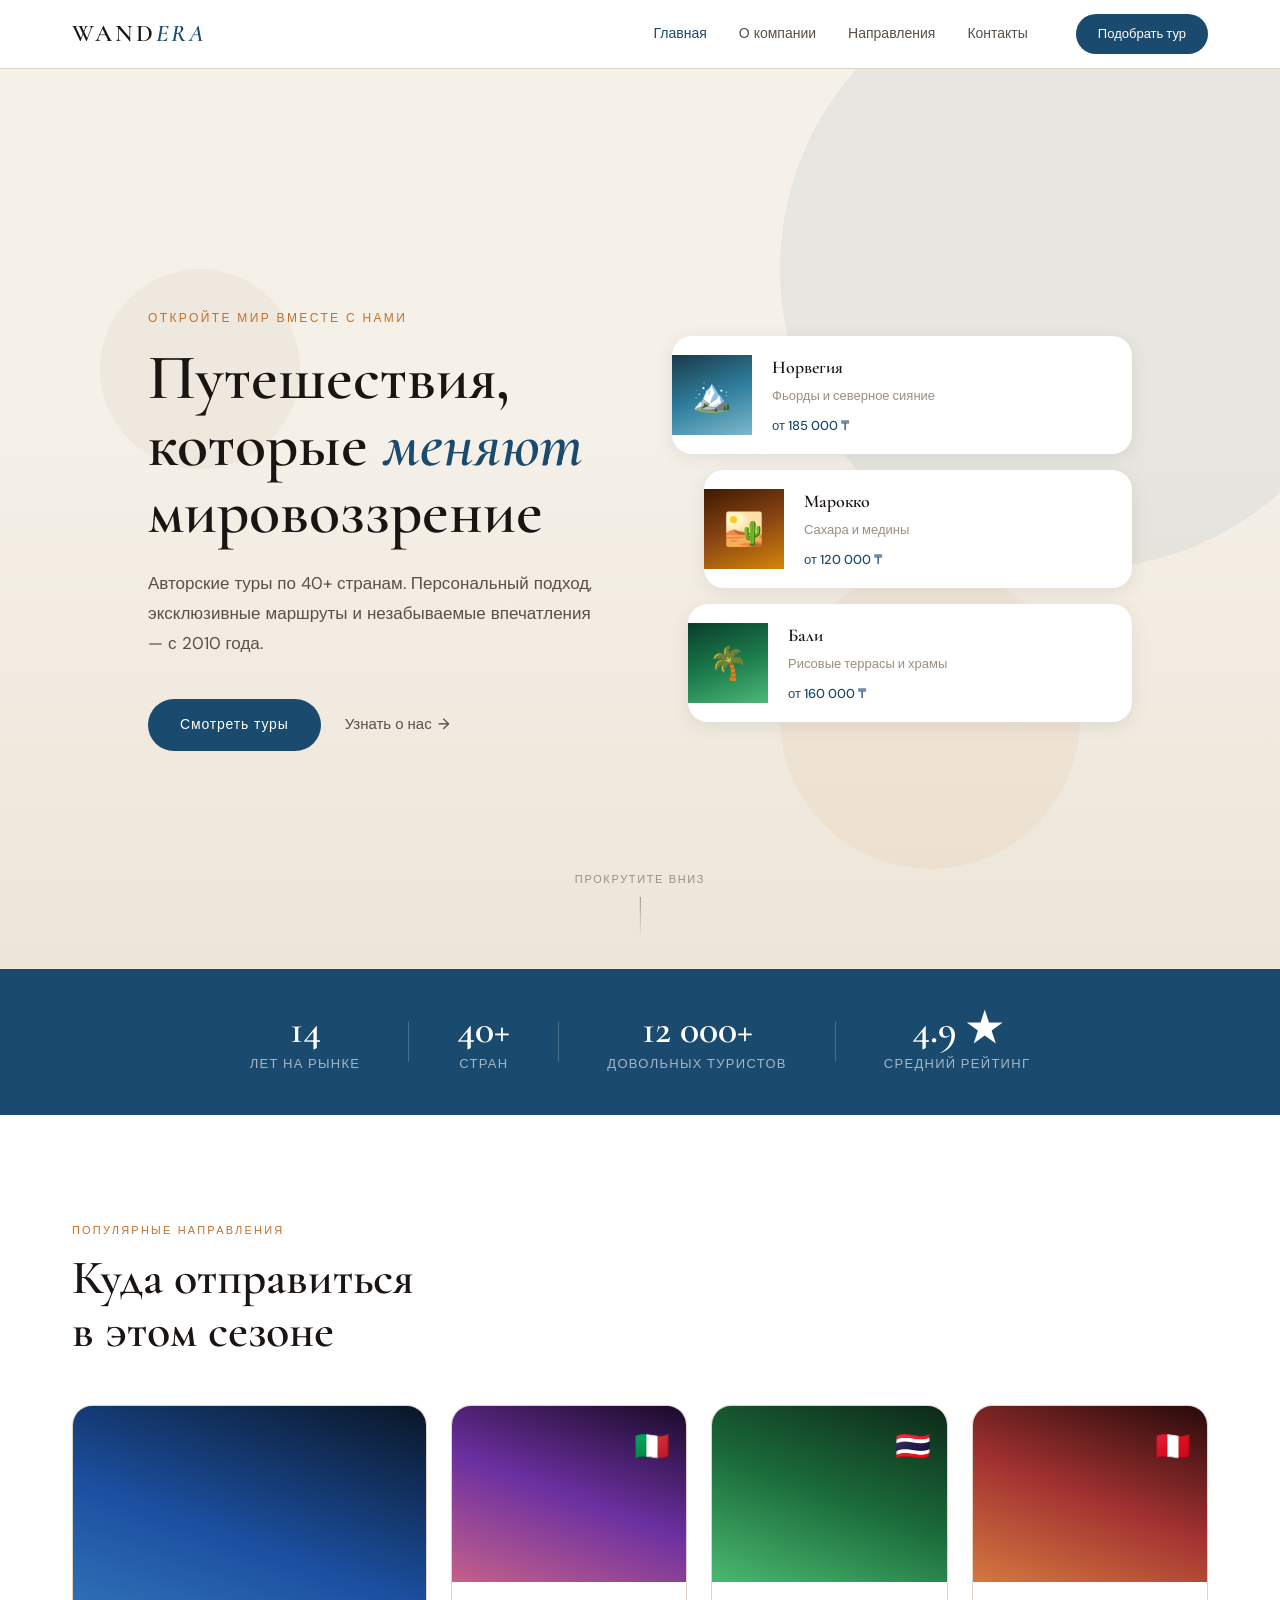
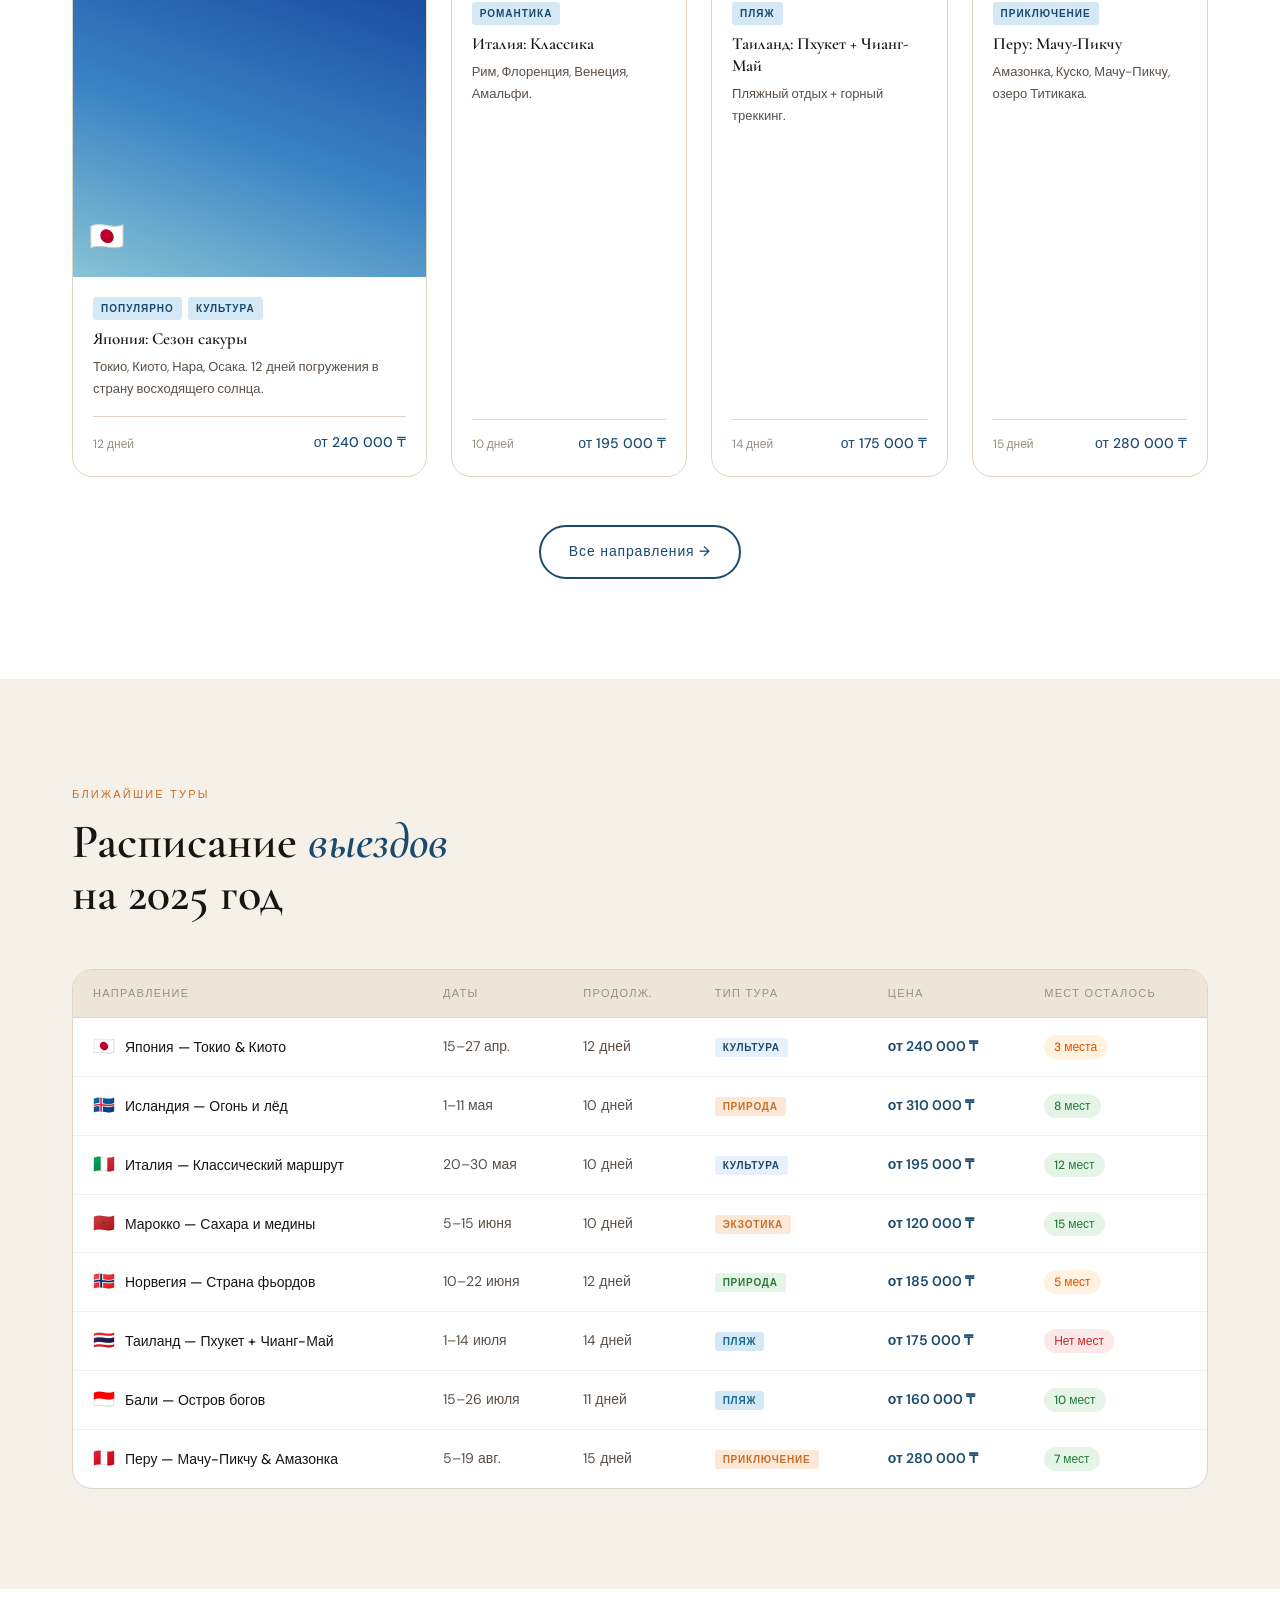
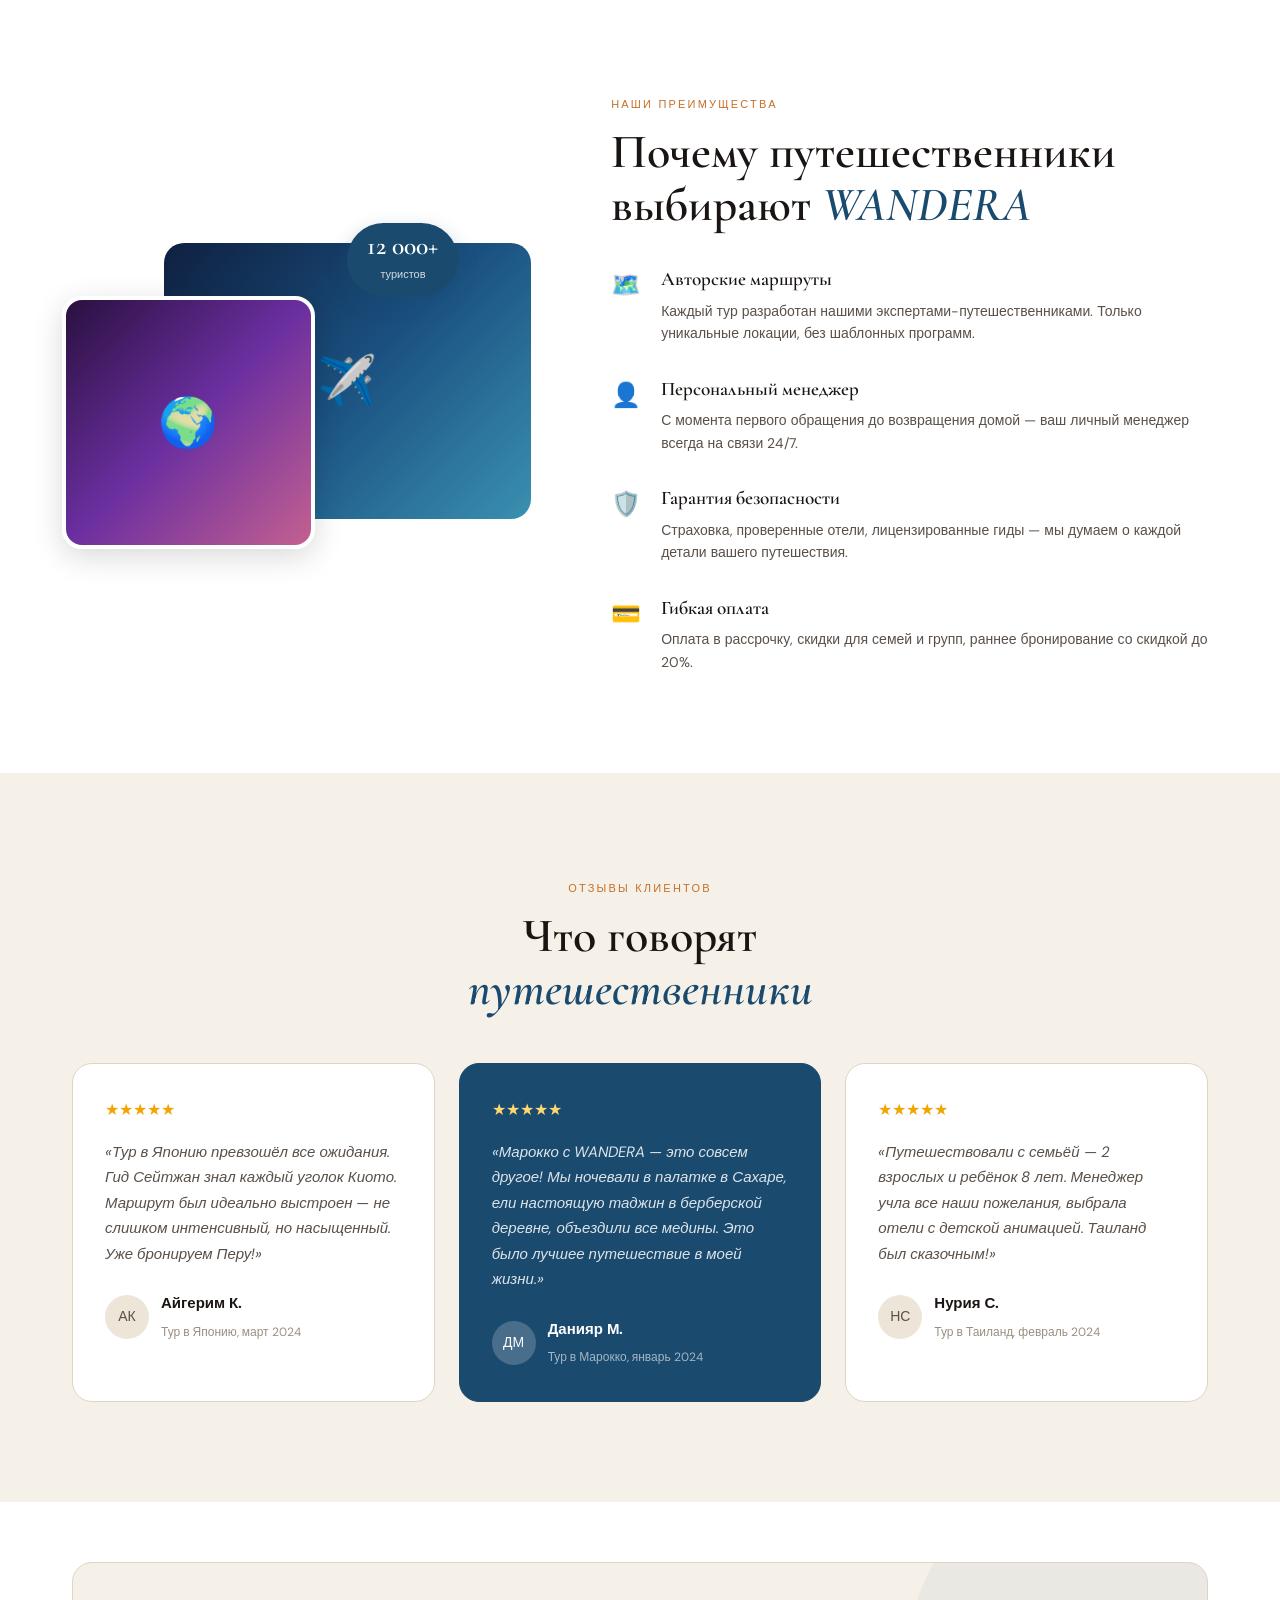
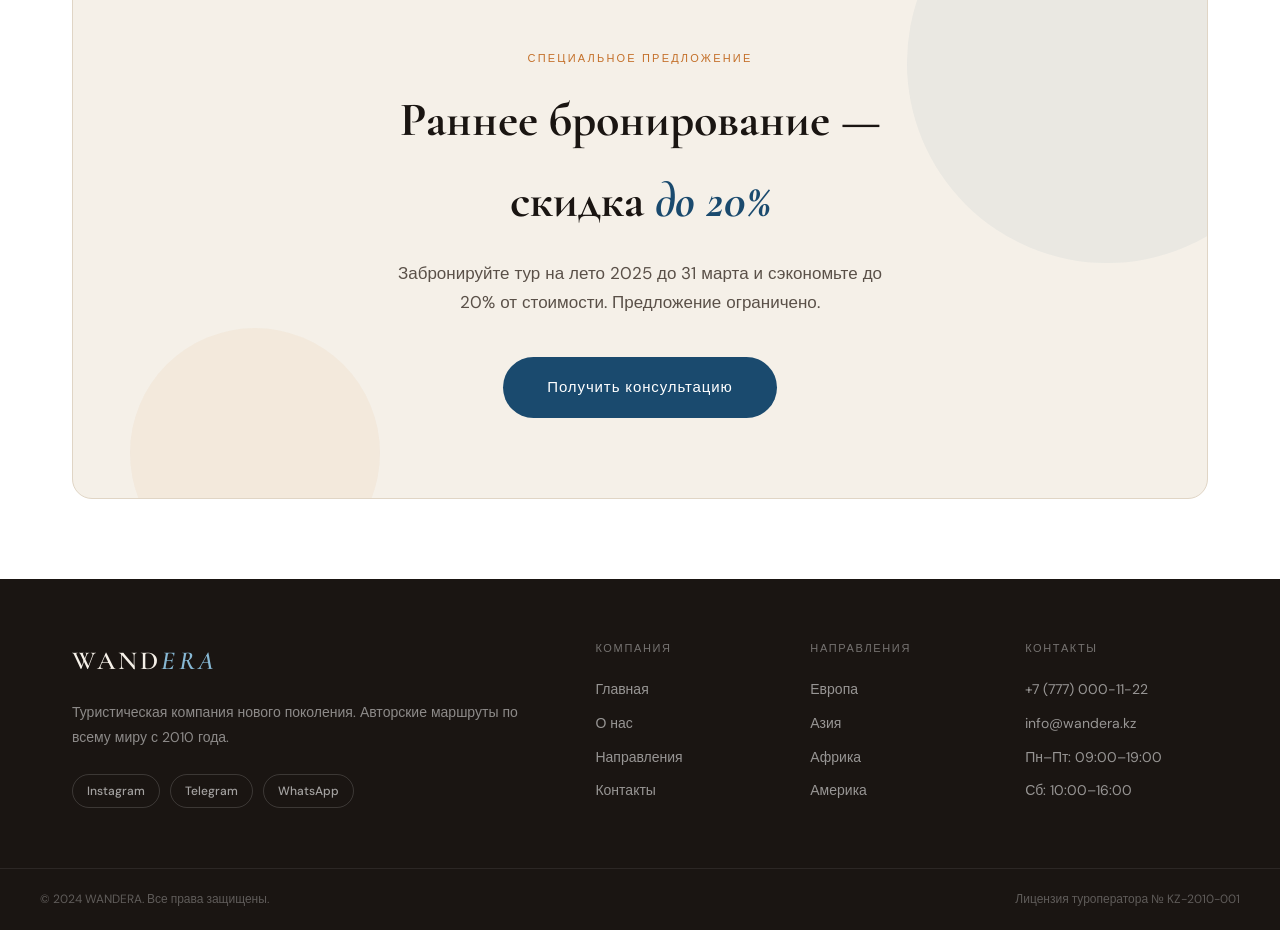
<file: index.html>
<!DOCTYPE html>
<html lang="ru">
<head>
<meta charset="UTF-8">
<meta name="viewport" content="width=device-width, initial-scale=1.0">
<title>WANDERA — Туристическая компания</title>
<link rel="stylesheet" href="style.css">
<link rel="preconnect" href="https://fonts.googleapis.com">
<link href="https://fonts.googleapis.com/css2?family=Cormorant+Garamond:ital,wght@0,300;0,600;1,300;1,600&family=DM+Sans:wght@300;400;500&display=swap" rel="stylesheet">
</head>
<body>

<!-- HEADER -->
<header class="site-header">
  <nav class="navbar">
    <a href="index.html" class="logo">WAND<em>ERA</em></a>
    <ul class="nav-links">
      <li><a href="index.html" class="active">Главная</a></li>
      <li><a href="about.html">О компании</a></li>
      <li><a href="gallery.html">Направления</a></li>
      <li><a href="contacts.html">Контакты</a></li>
    </ul>
    <a href="contacts.html" class="nav-cta">Подобрать тур</a>
  </nav>
</header>

<!-- HERO -->
<section class="hero">
  <div class="hero-bg">
    <div class="hero-horizon"></div>
    <div class="floating-shapes">
      <div class="shape shape-1"></div>
      <div class="shape shape-2"></div>
      <div class="shape shape-3"></div>
    </div>
  </div>
  <div class="hero-inner container">
    <div class="hero-content">
      <p class="hero-eyebrow">Откройте мир вместе с нами</p>
      <h1 class="hero-title">Путешествия,<br>которые <em>меняют</em><br>мировоззрение</h1>
      <p class="hero-desc">Авторские туры по 40+ странам. Персональный подход, эксклюзивные маршруты и незабываемые впечатления — с 2010 года.</p>
      <div class="hero-actions">
        <a href="gallery.html" class="btn-primary">Смотреть туры</a>
        <a href="about.html" class="btn-text">Узнать о нас <span>→</span></a>
      </div>
    </div>
    <div class="hero-cards">
      <div class="dest-card dest-card--1">
        <div class="dest-card-img" style="background:linear-gradient(160deg,#1a3a4a,#2e7d9c,#7db8cc)">
          <span class="dest-emoji">🏔️</span>
        </div>
        <div class="dest-card-info">
          <h4>Норвегия</h4>
          <p>Фьорды и северное сияние</p>
          <span class="dest-price">от 185 000 ₸</span>
        </div>
      </div>
      <div class="dest-card dest-card--2">
        <div class="dest-card-img" style="background:linear-gradient(160deg,#3d1a00,#8b4513,#d4860a)">
          <span class="dest-emoji">🏜️</span>
        </div>
        <div class="dest-card-info">
          <h4>Марокко</h4>
          <p>Сахара и медины</p>
          <span class="dest-price">от 120 000 ₸</span>
        </div>
      </div>
      <div class="dest-card dest-card--3">
        <div class="dest-card-img" style="background:linear-gradient(160deg,#0a3d2b,#1a7a4a,#4db87a)">
          <span class="dest-emoji">🌴</span>
        </div>
        <div class="dest-card-info">
          <h4>Бали</h4>
          <p>Рисовые террасы и храмы</p>
          <span class="dest-price">от 160 000 ₸</span>
        </div>
      </div>
    </div>
  </div>
  <div class="hero-scroll-hint">
    <span>прокрутите вниз</span>
    <div class="scroll-line"></div>
  </div>
</section>

<!-- STATS -->
<section class="stats-section">
  <div class="container">
    <div class="stats-row">
      <div class="stat-item">
        <span class="stat-num">14</span>
        <span class="stat-label">лет на рынке</span>
      </div>
      <div class="stat-div"></div>
      <div class="stat-item">
        <span class="stat-num">40+</span>
        <span class="stat-label">стран</span>
      </div>
      <div class="stat-div"></div>
      <div class="stat-item">
        <span class="stat-num">12 000+</span>
        <span class="stat-label">довольных туристов</span>
      </div>
      <div class="stat-div"></div>
      <div class="stat-item">
        <span class="stat-num">4.9 ★</span>
        <span class="stat-label">средний рейтинг</span>
      </div>
    </div>
  </div>
</section>

<!-- ПОПУЛЯРНЫЕ НАПРАВЛЕНИЯ -->
<section class="destinations-section">
  <div class="container">
    <div class="section-header">
      <div class="section-tag">Популярные направления</div>
      <h2 class="section-title">Куда отправиться<br>в этом сезоне</h2>
    </div>
    <div class="destinations-grid">
      <a href="gallery.html" class="tour-card tour-card--featured">
        <div class="tour-img" style="background:linear-gradient(200deg,#0a1628,#1b4fa0,#3b82c4,#87c4d4)">
          <span class="tour-flag">🇯🇵</span>
        </div>
        <div class="tour-body">
          <div class="tour-tags"><span>Популярно</span><span>Культура</span></div>
          <h3>Япония: Сезон сакуры</h3>
          <p>Токио, Киото, Нара, Осака. 12 дней погружения в страну восходящего солнца.</p>
          <div class="tour-footer">
            <div>
              <span class="tour-duration">12 дней</span>
            </div>
            <span class="tour-price">от 240 000 ₸</span>
          </div>
        </div>
      </a>
      <a href="gallery.html" class="tour-card">
        <div class="tour-img" style="background:linear-gradient(200deg,#1a0a28,#6b2fa0,#c4608a)">
          <span class="tour-flag">🇮🇹</span>
        </div>
        <div class="tour-body">
          <div class="tour-tags"><span>Романтика</span></div>
          <h3>Италия: Классика</h3>
          <p>Рим, Флоренция, Венеция, Амальфи.</p>
          <div class="tour-footer">
            <span class="tour-duration">10 дней</span>
            <span class="tour-price">от 195 000 ₸</span>
          </div>
        </div>
      </a>
      <a href="gallery.html" class="tour-card">
        <div class="tour-img" style="background:linear-gradient(200deg,#0d2818,#1a6b3a,#4ab870)">
          <span class="tour-flag">🇹🇭</span>
        </div>
        <div class="tour-body">
          <div class="tour-tags"><span>Пляж</span></div>
          <h3>Таиланд: Пхукет + Чианг-Май</h3>
          <p>Пляжный отдых + горный треккинг.</p>
          <div class="tour-footer">
            <span class="tour-duration">14 дней</span>
            <span class="tour-price">от 175 000 ₸</span>
          </div>
        </div>
      </a>
      <a href="gallery.html" class="tour-card">
        <div class="tour-img" style="background:linear-gradient(200deg,#280a0a,#a03030,#d47840)">
          <span class="tour-flag">🇵🇪</span>
        </div>
        <div class="tour-body">
          <div class="tour-tags"><span>Приключение</span></div>
          <h3>Перу: Мачу-Пикчу</h3>
          <p>Амазонка, Куско, Мачу-Пикчу, озеро Титикака.</p>
          <div class="tour-footer">
            <span class="tour-duration">15 дней</span>
            <span class="tour-price">от 280 000 ₸</span>
          </div>
        </div>
      </a>
    </div>
    <div class="section-cta">
      <a href="gallery.html" class="btn-outline">Все направления →</a>
    </div>
  </div>
</section>

<!-- ТАБЛИЦА ТУРОВ -->
<section class="table-section">
  <div class="container">
    <div class="section-header">
      <div class="section-tag">Ближайшие туры</div>
      <h2 class="section-title">Расписание <em>выездов</em><br>на 2025 год</h2>
    </div>
    <div class="table-wrap">
      <table class="tours-table">
        <thead>
          <tr>
            <th>Направление</th>
            <th>Даты</th>
            <th>Продолж.</th>
            <th>Тип тура</th>
            <th>Цена</th>
            <th>Мест осталось</th>
          </tr>
        </thead>
        <tbody>
          <tr>
            <td><span class="flag">🇯🇵</span> Япония — Токио &amp; Киото</td>
            <td>15–27 апр.</td>
            <td>12 дней</td>
            <td><span class="badge badge-culture">Культура</span></td>
            <td class="price-cell">от 240 000 ₸</td>
            <td><span class="seats-badge seats-few">3 места</span></td>
          </tr>
          <tr>
            <td><span class="flag">🇮🇸</span> Исландия — Огонь и лёд</td>
            <td>1–11 мая</td>
            <td>10 дней</td>
            <td><span class="badge badge-adventure">Природа</span></td>
            <td class="price-cell">от 310 000 ₸</td>
            <td><span class="seats-badge seats-ok">8 мест</span></td>
          </tr>
          <tr>
            <td><span class="flag">🇮🇹</span> Италия — Классический маршрут</td>
            <td>20–30 мая</td>
            <td>10 дней</td>
            <td><span class="badge badge-culture">Культура</span></td>
            <td class="price-cell">от 195 000 ₸</td>
            <td><span class="seats-badge seats-ok">12 мест</span></td>
          </tr>
          <tr>
            <td><span class="flag">🇲🇦</span> Марокко — Сахара и медины</td>
            <td>5–15 июня</td>
            <td>10 дней</td>
            <td><span class="badge badge-adventure">Экзотика</span></td>
            <td class="price-cell">от 120 000 ₸</td>
            <td><span class="seats-badge seats-ok">15 мест</span></td>
          </tr>
          <tr>
            <td><span class="flag">🇳🇴</span> Норвегия — Страна фьордов</td>
            <td>10–22 июня</td>
            <td>12 дней</td>
            <td><span class="badge badge-nature">Природа</span></td>
            <td class="price-cell">от 185 000 ₸</td>
            <td><span class="seats-badge seats-few">5 мест</span></td>
          </tr>
          <tr>
            <td><span class="flag">🇹🇭</span> Таиланд — Пхукет + Чианг-Май</td>
            <td>1–14 июля</td>
            <td>14 дней</td>
            <td><span class="badge badge-beach">Пляж</span></td>
            <td class="price-cell">от 175 000 ₸</td>
            <td><span class="seats-badge seats-full">Нет мест</span></td>
          </tr>
          <tr>
            <td><span class="flag">🇮🇩</span> Бали — Остров богов</td>
            <td>15–26 июля</td>
            <td>11 дней</td>
            <td><span class="badge badge-beach">Пляж</span></td>
            <td class="price-cell">от 160 000 ₸</td>
            <td><span class="seats-badge seats-ok">10 мест</span></td>
          </tr>
          <tr>
            <td><span class="flag">🇵🇪</span> Перу — Мачу-Пикчу &amp; Амазонка</td>
            <td>5–19 авг.</td>
            <td>15 дней</td>
            <td><span class="badge badge-adventure">Приключение</span></td>
            <td class="price-cell">от 280 000 ₸</td>
            <td><span class="seats-badge seats-ok">7 мест</span></td>
          </tr>
        </tbody>
      </table>
    </div>
  </div>
</section>

<!-- ПОЧЕМУ МЫ -->
<section class="why-section">
  <div class="container">
    <div class="why-grid">
      <div class="why-visual">
        <div class="why-img-stack">
          <div class="why-img why-img-1" style="background:linear-gradient(135deg,#0f2040,#1a5080,#3a90b0)">
            <span>✈️</span>
          </div>
          <div class="why-img why-img-2" style="background:linear-gradient(135deg,#2a1040,#6b2fa0,#c46090)">
            <span>🌍</span>
          </div>
          <div class="why-badge-float">
            <span class="why-badge-num">12 000+</span>
            <span class="why-badge-txt">туристов</span>
          </div>
        </div>
      </div>
      <div class="why-text">
        <div class="section-tag">Наши преимущества</div>
        <h2 class="section-title">Почему путешественники<br>выбирают <em>WANDERA</em></h2>
        <ul class="why-list">
          <li>
            <div class="why-icon">🗺️</div>
            <div>
              <strong>Авторские маршруты</strong>
              <p>Каждый тур разработан нашими экспертами-путешественниками. Только уникальные локации, без шаблонных программ.</p>
            </div>
          </li>
          <li>
            <div class="why-icon">👤</div>
            <div>
              <strong>Персональный менеджер</strong>
              <p>С момента первого обращения до возвращения домой — ваш личный менеджер всегда на связи 24/7.</p>
            </div>
          </li>
          <li>
            <div class="why-icon">🛡️</div>
            <div>
              <strong>Гарантия безопасности</strong>
              <p>Страховка, проверенные отели, лицензированные гиды — мы думаем о каждой детали вашего путешествия.</p>
            </div>
          </li>
          <li>
            <div class="why-icon">💳</div>
            <div>
              <strong>Гибкая оплата</strong>
              <p>Оплата в рассрочку, скидки для семей и групп, раннее бронирование со скидкой до 20%.</p>
            </div>
          </li>
        </ul>
      </div>
    </div>
  </div>
</section>

<!-- ОТЗЫВЫ -->
<section class="reviews-section">
  <div class="container">
    <div class="section-header center">
      <div class="section-tag">Отзывы клиентов</div>
      <h2 class="section-title">Что говорят<br><em>путешественники</em></h2>
    </div>
    <div class="reviews-grid">
      <div class="review-card">
        <div class="review-stars">★★★★★</div>
        <p class="review-text">«Тур в Японию превзошёл все ожидания. Гид Сейтжан знал каждый уголок Киото. Маршрут был идеально выстроен — не слишком интенсивный, но насыщенный. Уже бронируем Перу!»</p>
        <div class="review-author">
          <div class="review-avatar">АК</div>
          <div>
            <strong>Айгерим К.</strong>
            <span>Тур в Японию, март 2024</span>
          </div>
        </div>
      </div>
      <div class="review-card review-card--accent">
        <div class="review-stars">★★★★★</div>
        <p class="review-text">«Марокко с WANDERA — это совсем другое! Мы ночевали в палатке в Сахаре, ели настоящую таджин в берберской деревне, объездили все медины. Это было лучшее путешествие в моей жизни.»</p>
        <div class="review-author">
          <div class="review-avatar">ДМ</div>
          <div>
            <strong>Данияр М.</strong>
            <span>Тур в Марокко, январь 2024</span>
          </div>
        </div>
      </div>
      <div class="review-card">
        <div class="review-stars">★★★★★</div>
        <p class="review-text">«Путешествовали с семьёй — 2 взрослых и ребёнок 8 лет. Менеджер учла все наши пожелания, выбрала отели с детской анимацией. Таиланд был сказочным!»</p>
        <div class="review-author">
          <div class="review-avatar">НС</div>
          <div>
            <strong>Нурия С.</strong>
            <span>Тур в Таиланд, февраль 2024</span>
          </div>
        </div>
      </div>
    </div>
  </div>
</section>

<!-- CTA -->
<section class="cta-section">
  <div class="container">
    <div class="cta-box">
      <div class="cta-bg-shapes">
        <div class="cta-shape-1"></div>
        <div class="cta-shape-2"></div>
      </div>
      <div class="cta-content">
        <div class="section-tag">Специальное предложение</div>
        <h2>Раннее бронирование —<br>скидка <em>до 20%</em></h2>
        <p>Забронируйте тур на лето 2025 до 31 марта и сэкономьте до 20% от стоимости. Предложение ограничено.</p>
        <a href="contacts.html" class="btn-primary btn-lg">Получить консультацию</a>
      </div>
    </div>
  </div>
</section>

<!-- FOOTER -->
<footer class="site-footer">
  <div class="container footer-inner">
    <div class="footer-brand">
      <a href="index.html" class="logo">WAND<em>ERA</em></a>
      <p>Туристическая компания нового поколения. Авторские маршруты по всему миру с 2010 года.</p>
      <div class="footer-socials">
        <a href="#" class="social-btn">Instagram</a>
        <a href="#" class="social-btn">Telegram</a>
        <a href="#" class="social-btn">WhatsApp</a>
      </div>
    </div>
    <div class="footer-nav">
      <div class="footer-col">
        <h4>Компания</h4>
        <ul>
          <li><a href="index.html">Главная</a></li>
          <li><a href="about.html">О нас</a></li>
          <li><a href="gallery.html">Направления</a></li>
          <li><a href="contacts.html">Контакты</a></li>
        </ul>
      </div>
      <div class="footer-col">
        <h4>Направления</h4>
        <ul>
          <li><a href="gallery.html">Европа</a></li>
          <li><a href="gallery.html">Азия</a></li>
          <li><a href="gallery.html">Африка</a></li>
          <li><a href="gallery.html">Америка</a></li>
        </ul>
      </div>
      <div class="footer-col">
        <h4>Контакты</h4>
        <ul>
          <li>+7 (777) 000-11-22</li>
          <li>info@wandera.kz</li>
          <li>Пн–Пт: 09:00–19:00</li>
          <li>Сб: 10:00–16:00</li>
        </ul>
      </div>
    </div>
  </div>
  <div class="footer-bottom">
    <div class="container footer-bottom-inner">
      <p>© 2024 WANDERA. Все права защищены.</p>
      <p>Лицензия туроператора № KZ-2010-001</p>
    </div>
  </div>
</footer>

</body>
</html>
</file>
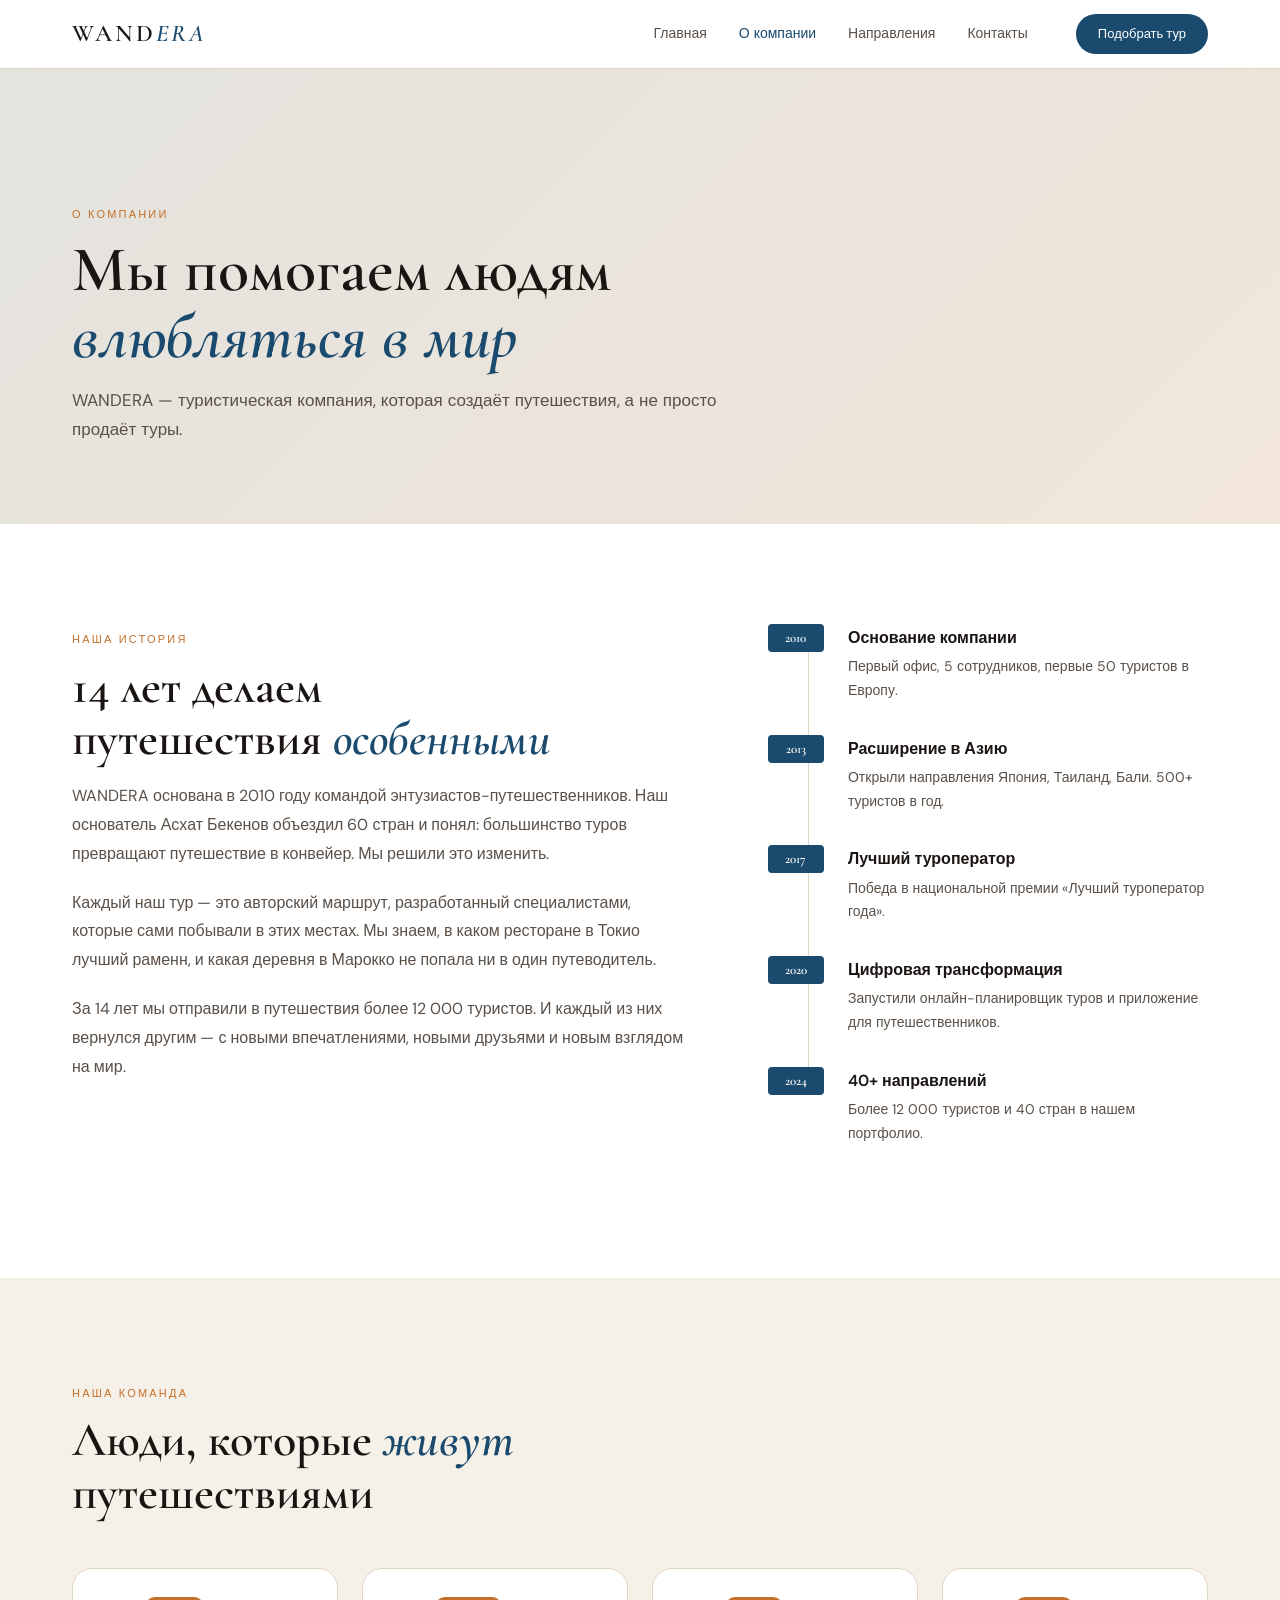
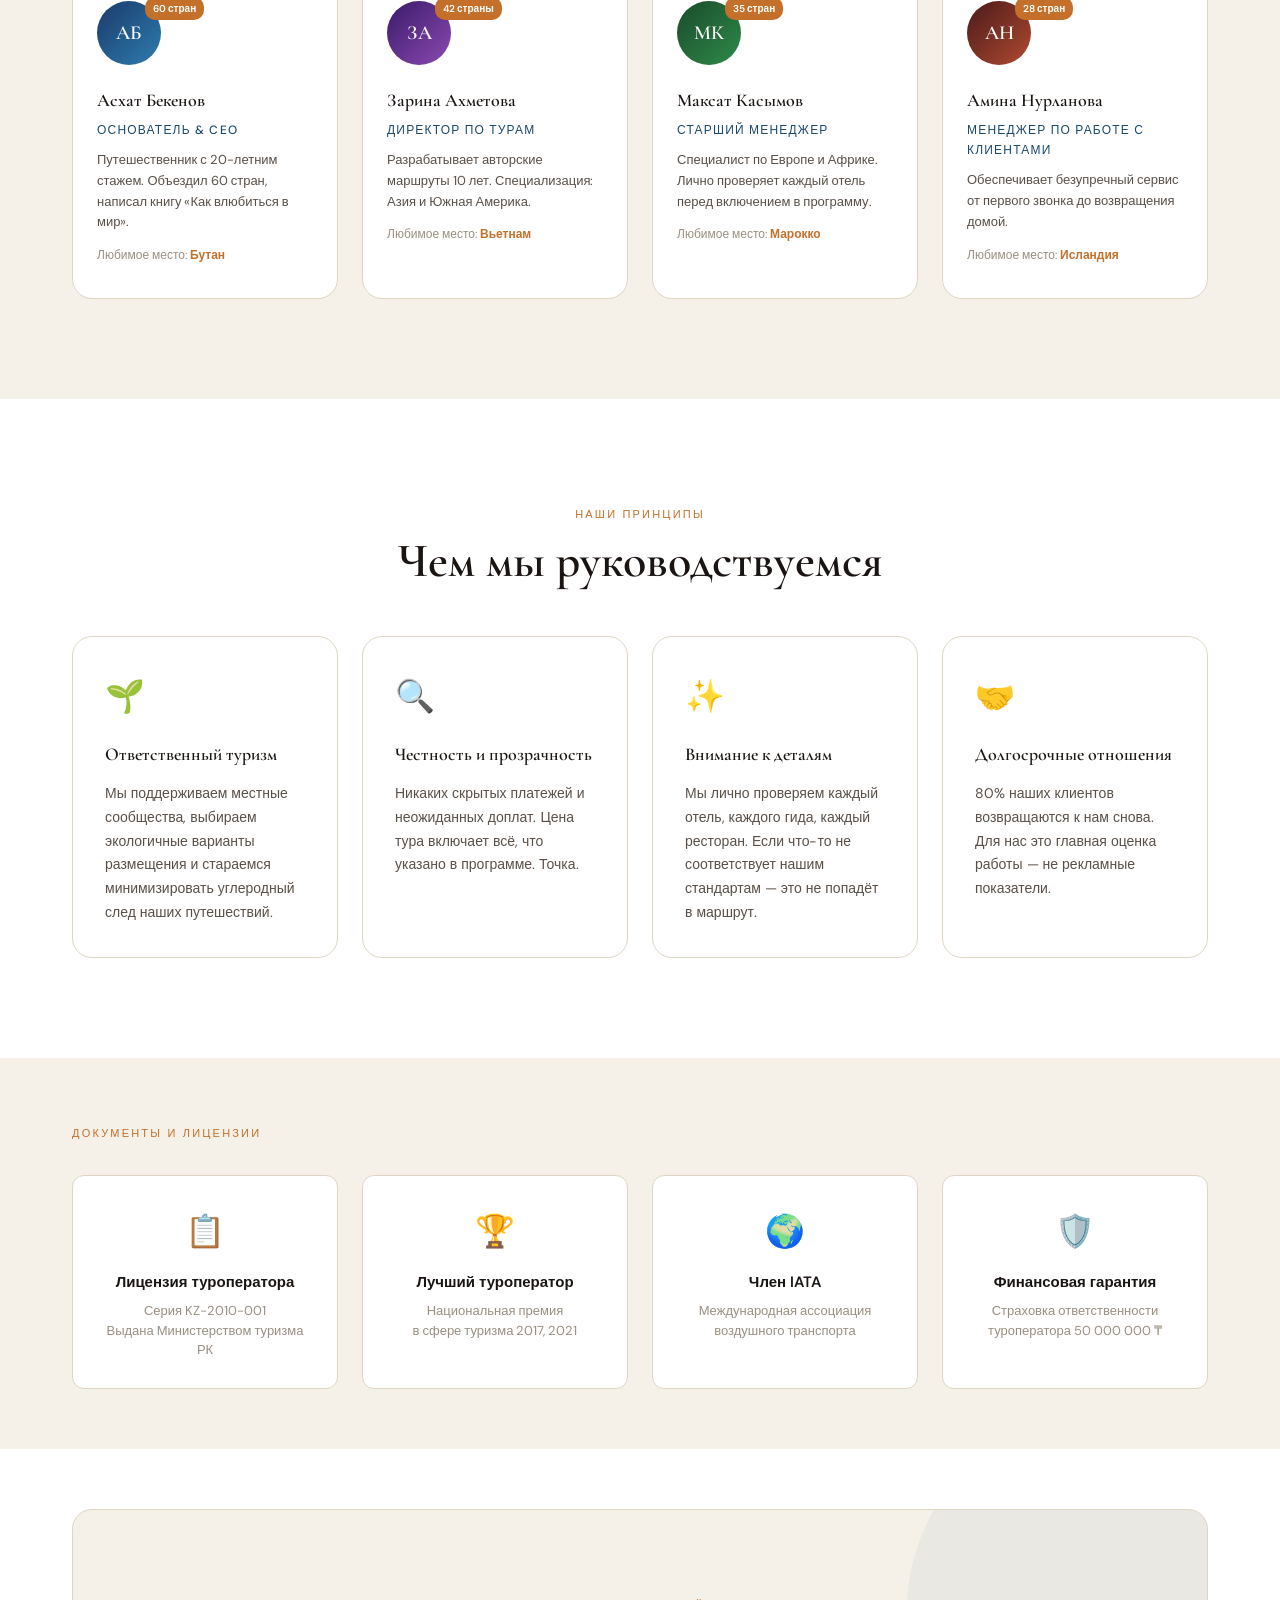
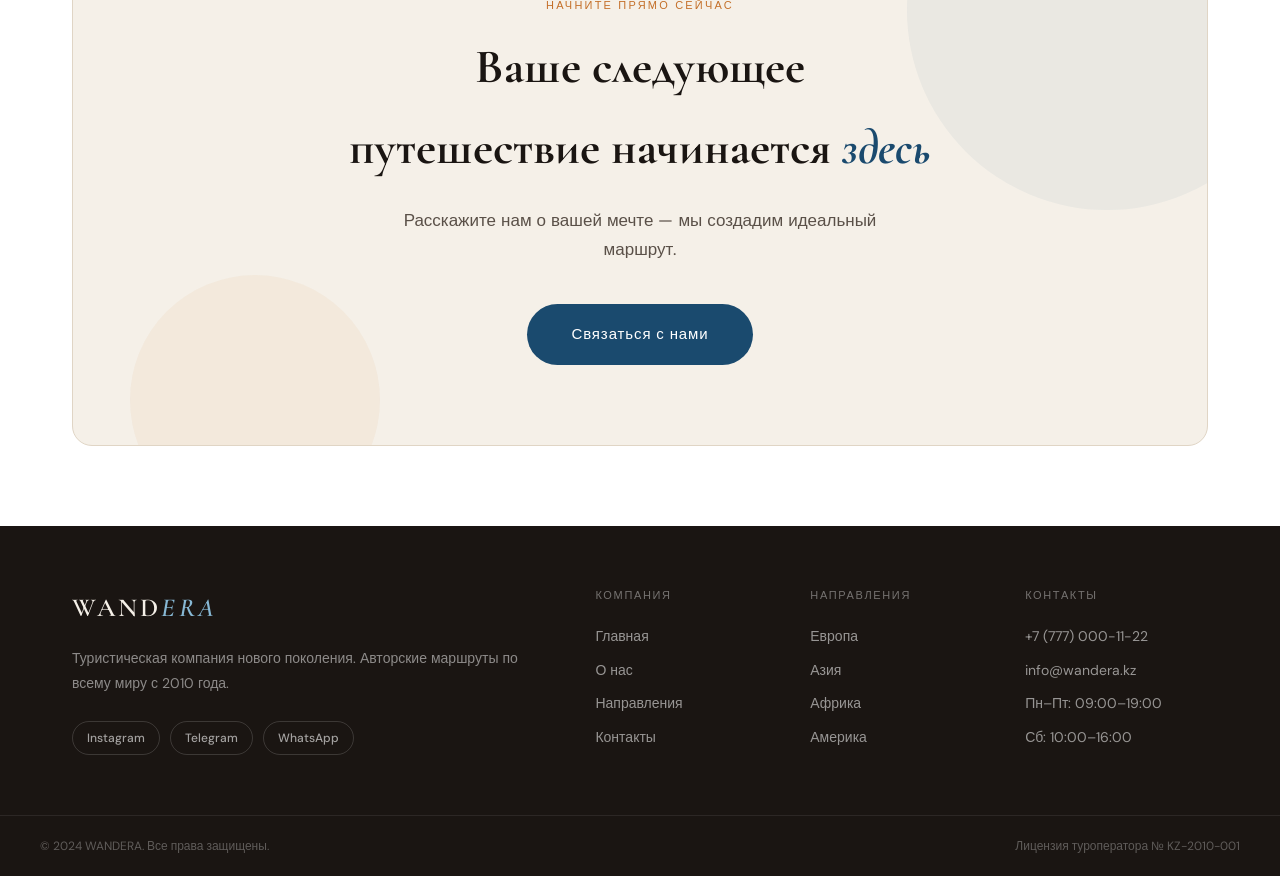
<file: about.html>
<!DOCTYPE html>
<html lang="ru">
<head>
<meta charset="UTF-8">
<meta name="viewport" content="width=device-width, initial-scale=1.0">
<title>WANDERA — О компании</title>
<link rel="stylesheet" href="style.css">
<link rel="preconnect" href="https://fonts.googleapis.com">
<link href="https://fonts.googleapis.com/css2?family=Cormorant+Garamond:ital,wght@0,300;0,600;1,300;1,600&family=DM+Sans:wght@300;400;500&display=swap" rel="stylesheet">
</head>
<body>

<header class="site-header">
  <nav class="navbar">
    <a href="index.html" class="logo">WAND<em>ERA</em></a>
    <ul class="nav-links">
      <li><a href="index.html">Главная</a></li>
      <li><a href="about.html" class="active">О компании</a></li>
      <li><a href="gallery.html">Направления</a></li>
      <li><a href="contacts.html">Контакты</a></li>
    </ul>
    <a href="contacts.html" class="nav-cta">Подобрать тур</a>
  </nav>
</header>

<section class="page-hero">
  <div class="page-hero-bg page-hero-bg--about"></div>
  <div class="container">
    <div class="page-hero-content">
      <div class="section-tag">О компании</div>
      <h1 class="page-hero-title">Мы помогаем людям<br><em>влюбляться в мир</em></h1>
      <p>WANDERA — туристическая компания, которая создаёт путешествия, а не просто продаёт туры.</p>
    </div>
  </div>
</section>

<!-- ИСТОРИЯ -->
<section class="story-section">
  <div class="container">
    <div class="story-grid">
      <div class="story-text">
        <div class="section-tag">Наша история</div>
        <h2 class="section-title">14 лет делаем<br>путешествия <em>особенными</em></h2>
        <p>WANDERA основана в 2010 году командой энтузиастов-путешественников. Наш основатель Асхат Бекенов объездил 60 стран и понял: большинство туров превращают путешествие в конвейер. Мы решили это изменить.</p>
        <p>Каждый наш тур — это авторский маршрут, разработанный специалистами, которые сами побывали в этих местах. Мы знаем, в каком ресторане в Токио лучший раменн, и какая деревня в Марокко не попала ни в один путеводитель.</p>
        <p>За 14 лет мы отправили в путешествия более 12 000 туристов. И каждый из них вернулся другим — с новыми впечатлениями, новыми друзьями и новым взглядом на мир.</p>
      </div>
      <div class="story-timeline">
        <div class="timeline-item">
          <div class="tl-year">2010</div>
          <div class="tl-content">
            <h4>Основание компании</h4>
            <p>Первый офис, 5 сотрудников, первые 50 туристов в Европу.</p>
          </div>
        </div>
        <div class="timeline-item">
          <div class="tl-year">2013</div>
          <div class="tl-content">
            <h4>Расширение в Азию</h4>
            <p>Открыли направления Япония, Таиланд, Бали. 500+ туристов в год.</p>
          </div>
        </div>
        <div class="timeline-item">
          <div class="tl-year">2017</div>
          <div class="tl-content">
            <h4>Лучший туроператор</h4>
            <p>Победа в национальной премии «Лучший туроператор года».</p>
          </div>
        </div>
        <div class="timeline-item">
          <div class="tl-year">2020</div>
          <div class="tl-content">
            <h4>Цифровая трансформация</h4>
            <p>Запустили онлайн-планировщик туров и приложение для путешественников.</p>
          </div>
        </div>
        <div class="timeline-item">
          <div class="tl-year">2024</div>
          <div class="tl-content">
            <h4>40+ направлений</h4>
            <p>Более 12 000 туристов и 40 стран в нашем портфолио.</p>
          </div>
        </div>
      </div>
    </div>
  </div>
</section>

<!-- КОМАНДА -->
<section class="team-section">
  <div class="container">
    <div class="section-header">
      <div class="section-tag">Наша команда</div>
      <h2 class="section-title">Люди, которые <em>живут</em><br>путешествиями</h2>
    </div>
    <div class="team-grid">
      <div class="team-card">
        <div class="team-avatar-wrap">
          <div class="team-avatar" style="background:linear-gradient(135deg,#1a3a6a,#2e7db0)">АБ</div>
          <div class="team-countries">60 стран</div>
        </div>
        <h3>Асхат Бекенов</h3>
        <div class="team-role">Основатель &amp; CEO</div>
        <p>Путешественник с 20-летним стажем. Объездил 60 стран, написал книгу «Как влюбиться в мир».</p>
        <div class="team-fav">Любимое место: <strong>Бутан</strong></div>
      </div>
      <div class="team-card">
        <div class="team-avatar-wrap">
          <div class="team-avatar" style="background:linear-gradient(135deg,#3a1a6a,#8b4ab0)">ЗА</div>
          <div class="team-countries">42 страны</div>
        </div>
        <h3>Зарина Ахметова</h3>
        <div class="team-role">Директор по турам</div>
        <p>Разрабатывает авторские маршруты 10 лет. Специализация: Азия и Южная Америка.</p>
        <div class="team-fav">Любимое место: <strong>Вьетнам</strong></div>
      </div>
      <div class="team-card">
        <div class="team-avatar-wrap">
          <div class="team-avatar" style="background:linear-gradient(135deg,#1a4a2a,#2e8b4a)">МК</div>
          <div class="team-countries">35 стран</div>
        </div>
        <h3>Максат Касымов</h3>
        <div class="team-role">Старший менеджер</div>
        <p>Специалист по Европе и Африке. Лично проверяет каждый отель перед включением в программу.</p>
        <div class="team-fav">Любимое место: <strong>Марокко</strong></div>
      </div>
      <div class="team-card">
        <div class="team-avatar-wrap">
          <div class="team-avatar" style="background:linear-gradient(135deg,#4a1a1a,#b04a30)">АН</div>
          <div class="team-countries">28 стран</div>
        </div>
        <h3>Амина Нурланова</h3>
        <div class="team-role">Менеджер по работе с клиентами</div>
        <p>Обеспечивает безупречный сервис от первого звонка до возвращения домой.</p>
        <div class="team-fav">Любимое место: <strong>Исландия</strong></div>
      </div>
    </div>
  </div>
</section>

<!-- ЦЕННОСТИ -->
<section class="values-section">
  <div class="container">
    <div class="section-header center">
      <div class="section-tag">Наши принципы</div>
      <h2 class="section-title">Чем мы руководствуемся</h2>
    </div>
    <div class="values-grid">
      <div class="value-card">
        <div class="value-icon">🌱</div>
        <h3>Ответственный туризм</h3>
        <p>Мы поддерживаем местные сообщества, выбираем экологичные варианты размещения и стараемся минимизировать углеродный след наших путешествий.</p>
      </div>
      <div class="value-card">
        <div class="value-icon">🔍</div>
        <h3>Честность и прозрачность</h3>
        <p>Никаких скрытых платежей и неожиданных доплат. Цена тура включает всё, что указано в программе. Точка.</p>
      </div>
      <div class="value-card">
        <div class="value-icon">✨</div>
        <h3>Внимание к деталям</h3>
        <p>Мы лично проверяем каждый отель, каждого гида, каждый ресторан. Если что-то не соответствует нашим стандартам — это не попадёт в маршрут.</p>
      </div>
      <div class="value-card">
        <div class="value-icon">🤝</div>
        <h3>Долгосрочные отношения</h3>
        <p>80% наших клиентов возвращаются к нам снова. Для нас это главная оценка работы — не рекламные показатели.</p>
      </div>
    </div>
  </div>
</section>

<!-- ЛИЦЕНЗИИ -->
<section class="licenses-section">
  <div class="container">
    <div class="section-tag" style="margin-bottom:2rem;text-align:center;">Документы и лицензии</div>
    <div class="licenses-grid">
      <div class="license-item">
        <div class="license-icon">📋</div>
        <h4>Лицензия туроператора</h4>
        <p>Серия KZ-2010-001<br>Выдана Министерством туризма РК</p>
      </div>
      <div class="license-item">
        <div class="license-icon">🏆</div>
        <h4>Лучший туроператор</h4>
        <p>Национальная премия<br>в сфере туризма 2017, 2021</p>
      </div>
      <div class="license-item">
        <div class="license-icon">🌍</div>
        <h4>Член IATA</h4>
        <p>Международная ассоциация<br>воздушного транспорта</p>
      </div>
      <div class="license-item">
        <div class="license-icon">🛡️</div>
        <h4>Финансовая гарантия</h4>
        <p>Страховка ответственности<br>туроператора 50 000 000 ₸</p>
      </div>
    </div>
  </div>
</section>

<section class="cta-section">
  <div class="container">
    <div class="cta-box">
      <div class="cta-bg-shapes">
        <div class="cta-shape-1"></div>
        <div class="cta-shape-2"></div>
      </div>
      <div class="cta-content">
        <div class="section-tag">Начните прямо сейчас</div>
        <h2>Ваше следующее<br>путешествие начинается <em>здесь</em></h2>
        <p>Расскажите нам о вашей мечте — мы создадим идеальный маршрут.</p>
        <a href="contacts.html" class="btn-primary btn-lg">Связаться с нами</a>
      </div>
    </div>
  </div>
</section>

<footer class="site-footer">
  <div class="container footer-inner">
    <div class="footer-brand">
      <a href="index.html" class="logo">WAND<em>ERA</em></a>
      <p>Туристическая компания нового поколения. Авторские маршруты по всему миру с 2010 года.</p>
      <div class="footer-socials">
        <a href="#" class="social-btn">Instagram</a>
        <a href="#" class="social-btn">Telegram</a>
        <a href="#" class="social-btn">WhatsApp</a>
      </div>
    </div>
    <div class="footer-nav">
      <div class="footer-col">
        <h4>Компания</h4>
        <ul>
          <li><a href="index.html">Главная</a></li>
          <li><a href="about.html">О нас</a></li>
          <li><a href="gallery.html">Направления</a></li>
          <li><a href="contacts.html">Контакты</a></li>
        </ul>
      </div>
      <div class="footer-col">
        <h4>Направления</h4>
        <ul>
          <li><a href="gallery.html">Европа</a></li>
          <li><a href="gallery.html">Азия</a></li>
          <li><a href="gallery.html">Африка</a></li>
          <li><a href="gallery.html">Америка</a></li>
        </ul>
      </div>
      <div class="footer-col">
        <h4>Контакты</h4>
        <ul>
          <li>+7 (777) 000-11-22</li>
          <li>info@wandera.kz</li>
          <li>Пн–Пт: 09:00–19:00</li>
          <li>Сб: 10:00–16:00</li>
        </ul>
      </div>
    </div>
  </div>
  <div class="footer-bottom">
    <div class="container footer-bottom-inner">
      <p>© 2024 WANDERA. Все права защищены.</p>
      <p>Лицензия туроператора № KZ-2010-001</p>
    </div>
  </div>
</footer>

</body>
</html>
</file>
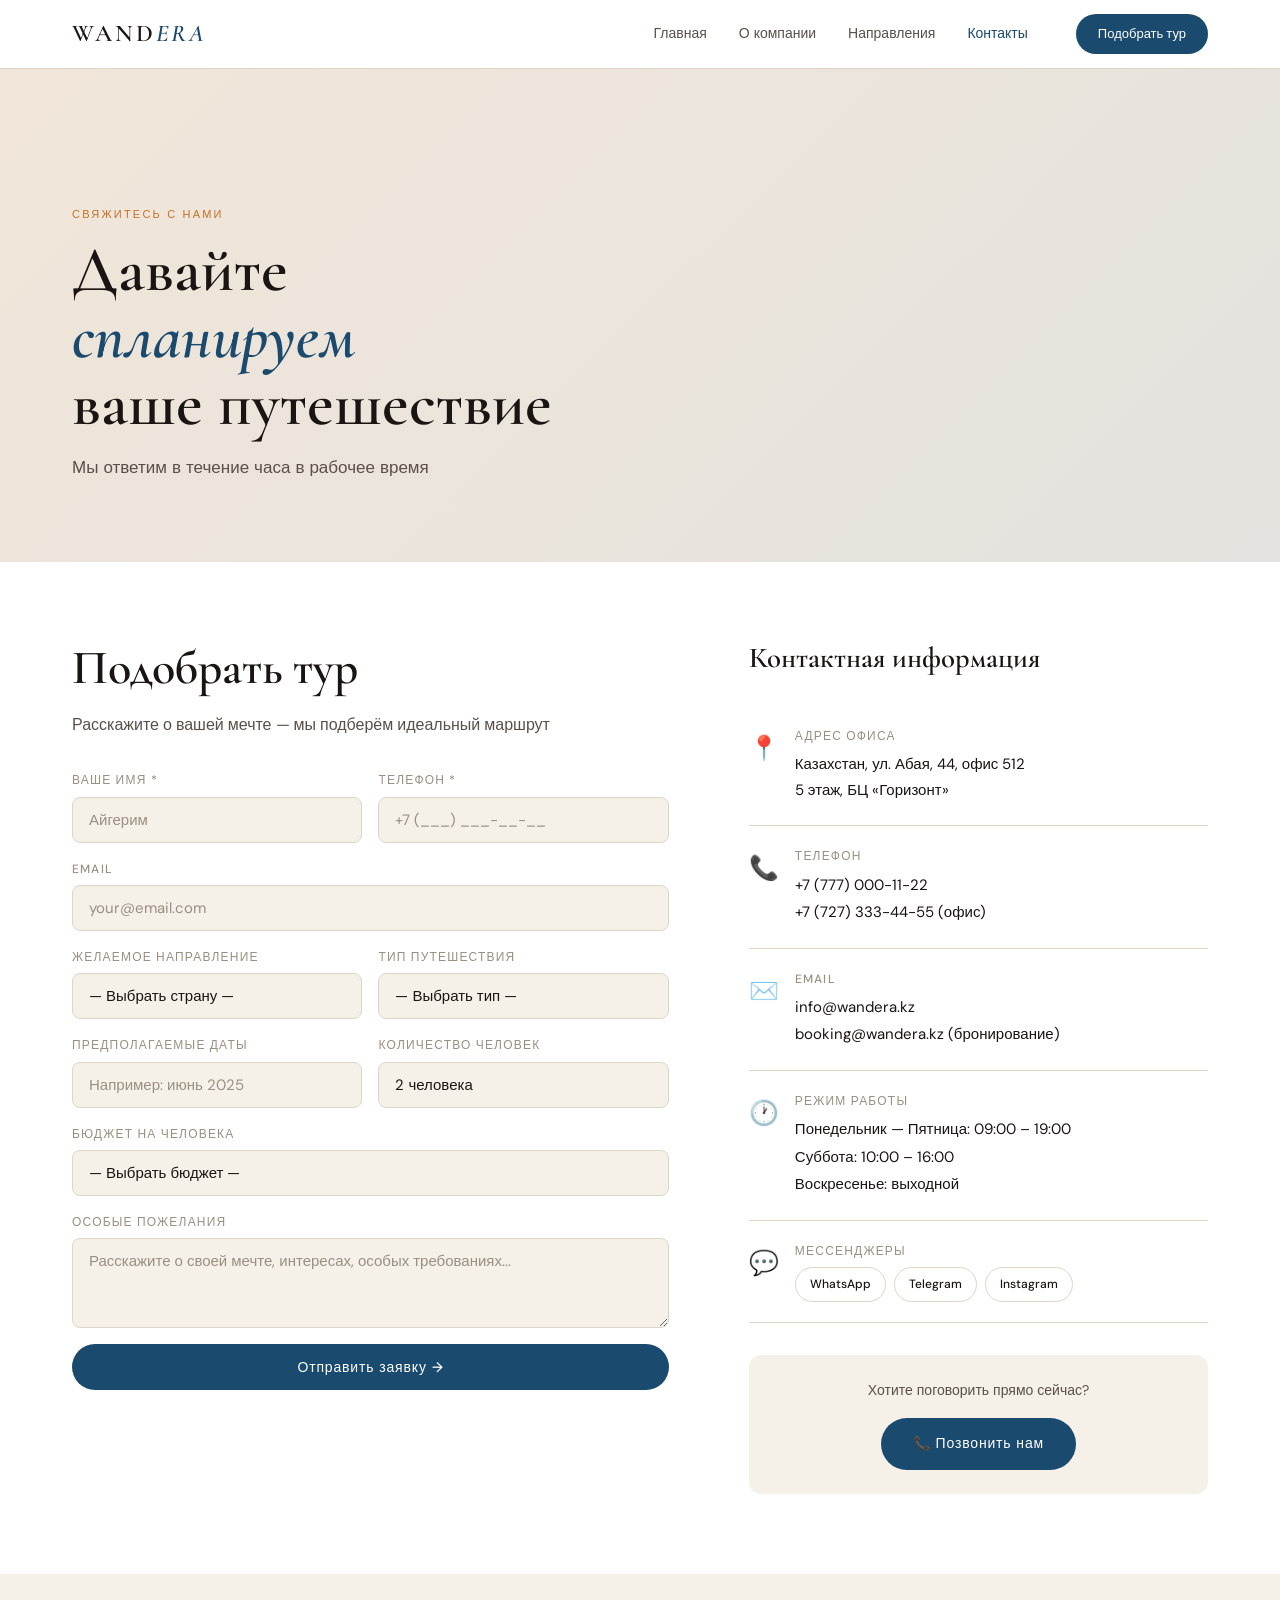
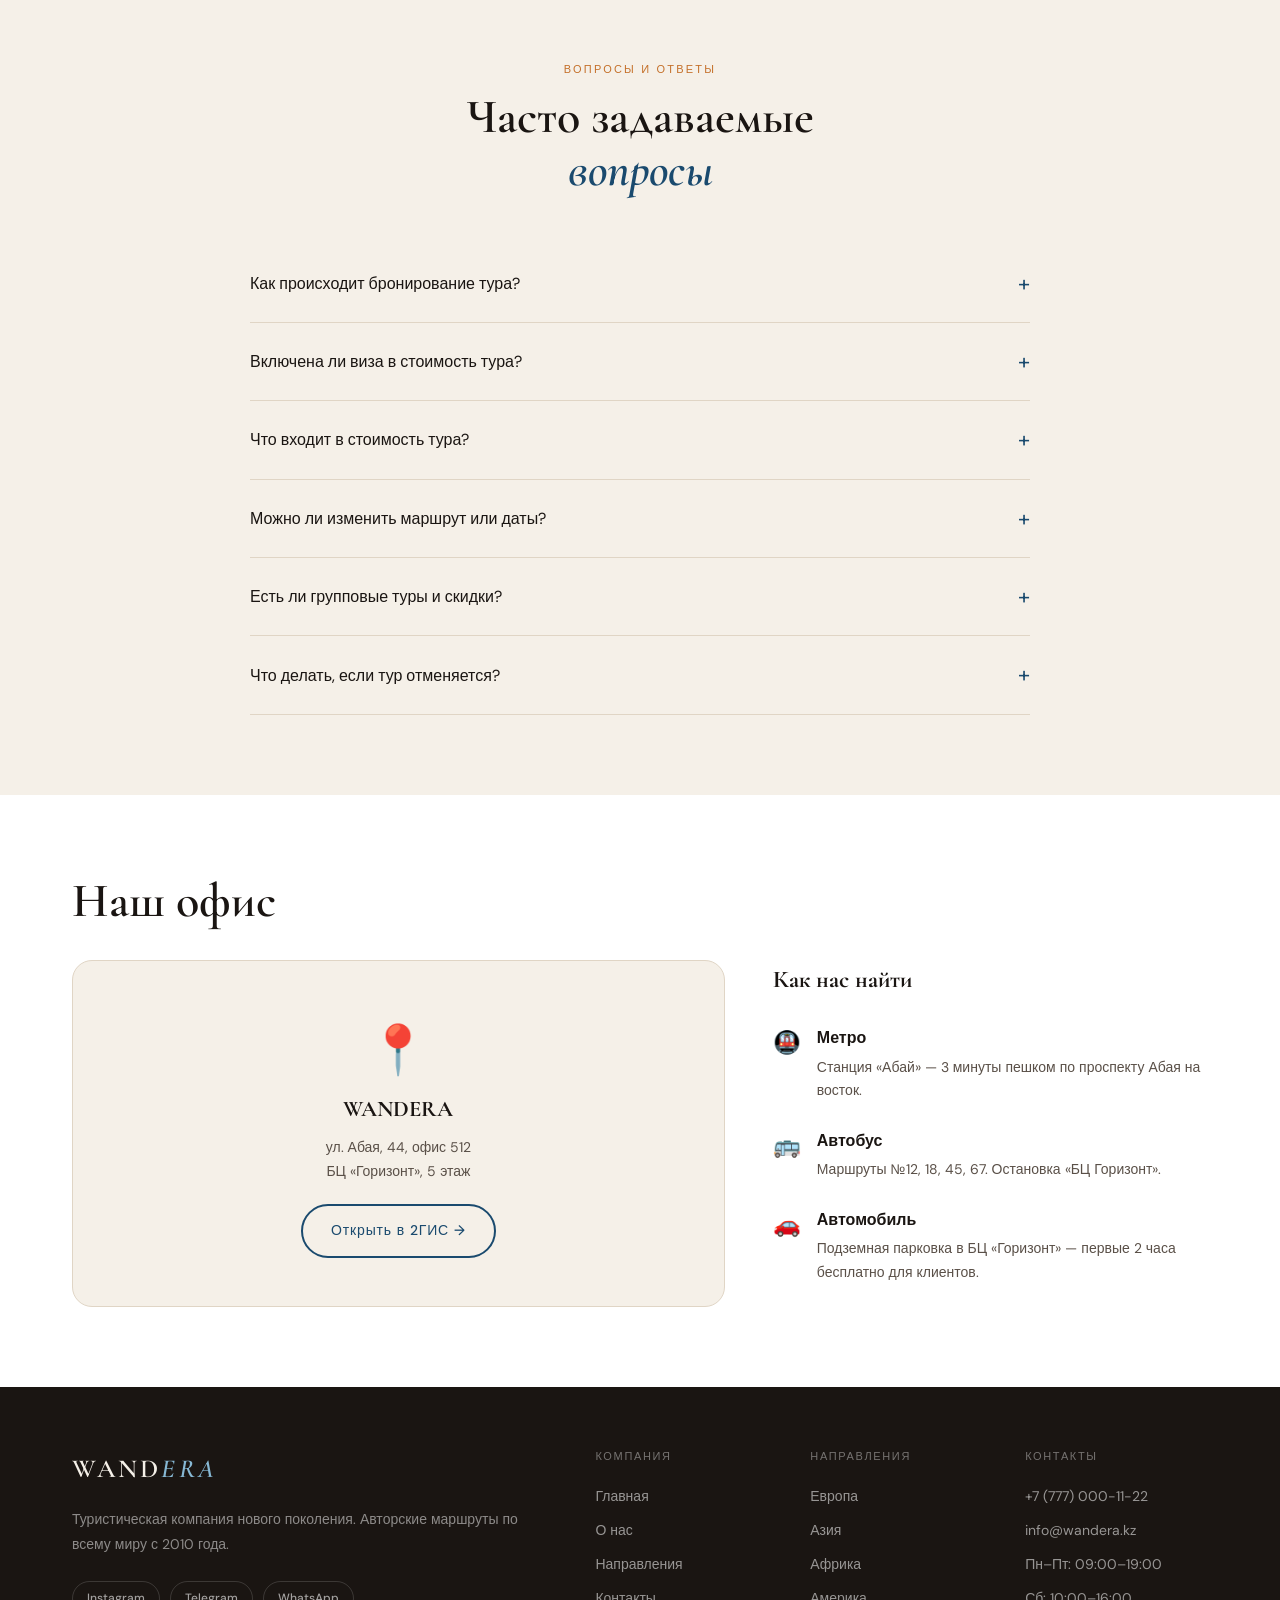
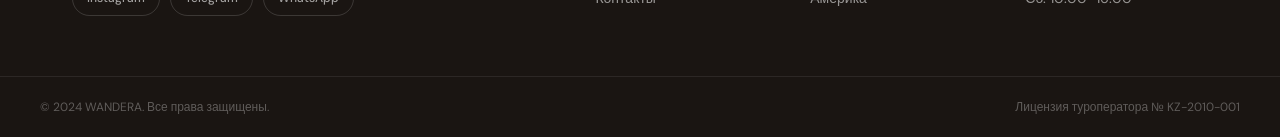
<file: contacts.html>
<!DOCTYPE html>
<html lang="ru">
<head>
<meta charset="UTF-8">
<meta name="viewport" content="width=device-width, initial-scale=1.0">
<title>WANDERA — Контакты</title>
<link rel="stylesheet" href="style.css">
<link rel="preconnect" href="https://fonts.googleapis.com">
<link href="https://fonts.googleapis.com/css2?family=Cormorant+Garamond:ital,wght@0,300;0,600;1,300;1,600&family=DM+Sans:wght@300;400;500&display=swap" rel="stylesheet">
</head>
<body>

<header class="site-header">
  <nav class="navbar">
    <a href="index.html" class="logo">WAND<em>ERA</em></a>
    <ul class="nav-links">
      <li><a href="index.html">Главная</a></li>
      <li><a href="about.html">О компании</a></li>
      <li><a href="gallery.html">Направления</a></li>
      <li><a href="contacts.html" class="active">Контакты</a></li>
    </ul>
    <a href="contacts.html" class="nav-cta">Подобрать тур</a>
  </nav>
</header>

<section class="page-hero">
  <div class="page-hero-bg page-hero-bg--contacts"></div>
  <div class="container">
    <div class="page-hero-content">
      <div class="section-tag">Свяжитесь с нами</div>
      <h1 class="page-hero-title">Давайте<br><em>спланируем</em><br>ваше путешествие</h1>
      <p>Мы ответим в течение часа в рабочее время</p>
    </div>
  </div>
</section>

<!-- КОНТАКТЫ ГЛАВНЫЙ БЛОК -->
<section class="contacts-main">
  <div class="container">
    <div class="contacts-grid">

      <!-- ФОРМА -->
      <div class="contact-form-block">
        <h2 class="section-title">Подобрать тур</h2>
        <p style="color:var(--text2);margin-bottom:2rem;">Расскажите о вашей мечте — мы подберём идеальный маршрут</p>

        <div class="booking-form">
          <div class="form-row">
            <div class="form-group">
              <label>Ваше имя *</label>
              <input type="text" id="f-name" placeholder="Айгерим">
            </div>
            <div class="form-group">
              <label>Телефон *</label>
              <input type="tel" id="f-phone" placeholder="+7 (___) ___-__-__">
            </div>
          </div>
          <div class="form-group">
            <label>Email</label>
            <input type="email" id="f-email" placeholder="your@email.com">
          </div>
          <div class="form-row">
            <div class="form-group">
              <label>Желаемое направление</label>
              <select id="f-dest">
                <option value="">— Выбрать страну —</option>
                <optgroup label="Европа">
                  <option>Франция — Париж и Прованс</option>
                  <option>Италия — Классический маршрут</option>
                  <option>Норвегия — Фьорды</option>
                  <option>Греция — Острова</option>
                  <option>Исландия — Огонь и лёд</option>
                </optgroup>
                <optgroup label="Азия">
                  <option>Япония — Сезон сакуры</option>
                  <option>Таиланд — Пхукет + Чианг-Май</option>
                  <option>Бали — Остров богов</option>
                  <option>Вьетнам — С севера на юг</option>
                </optgroup>
                <optgroup label="Африка">
                  <option>Марокко — Сахара и медины</option>
                  <option>Кения — Сафари</option>
                </optgroup>
                <optgroup label="Америка">
                  <option>Перу — Мачу-Пикчу</option>
                  <option>Мексика — Майя и Карибы</option>
                </optgroup>
                <option>Индивидуальный маршрут</option>
              </select>
            </div>
            <div class="form-group">
              <label>Тип путешествия</label>
              <select id="f-type">
                <option value="">— Выбрать тип —</option>
                <option>Культурный / познавательный</option>
                <option>Пляжный отдых</option>
                <option>Природа и треккинг</option>
                <option>Романтический</option>
                <option>Семейный с детьми</option>
                <option>Приключенческий</option>
                <option>Групповой</option>
              </select>
            </div>
          </div>
          <div class="form-row">
            <div class="form-group">
              <label>Предполагаемые даты</label>
              <input type="text" id="f-dates" placeholder="Например: июнь 2025">
            </div>
            <div class="form-group">
              <label>Количество человек</label>
              <select id="f-people">
                <option>1 человек</option>
                <option selected>2 человека</option>
                <option>3–4 человека</option>
                <option>5–8 человек</option>
                <option>9+ человек (группа)</option>
              </select>
            </div>
          </div>
          <div class="form-group">
            <label>Бюджет на человека</label>
            <select id="f-budget">
              <option value="">— Выбрать бюджет —</option>
              <option>до 100 000 ₸</option>
              <option>100 000 — 200 000 ₸</option>
              <option>200 000 — 350 000 ₸</option>
              <option>от 350 000 ₸</option>
              <option>Без ограничений</option>
            </select>
          </div>
          <div class="form-group">
            <label>Особые пожелания</label>
            <textarea id="f-comment" rows="3" placeholder="Расскажите о своей мечте, интересах, особых требованиях..."></textarea>
          </div>
          <button class="btn-primary btn-full" onclick="submitForm()">Отправить заявку →</button>
          <p id="form-msg" class="form-msg"></p>
        </div>
      </div>

      <!-- КОНТАКТНАЯ ИНФОРМАЦИЯ -->
      <div class="contacts-info-col">
        <h2 class="section-title" style="font-size:1.8rem;">Контактная информация</h2>

        <div class="cinfo-card">
          <div class="cinfo-icon">📍</div>
          <div>
            <h4>Адрес офиса</h4>
            <p>Казахстан, ул. Абая, 44, офис 512<br>5 этаж, БЦ «Горизонт»</p>
          </div>
        </div>

        <div class="cinfo-card">
          <div class="cinfo-icon">📞</div>
          <div>
            <h4>Телефон</h4>
            <p><a href="tel:+77770001122">+7 (777) 000-11-22</a></p>
            <p><a href="tel:+77273334455">+7 (727) 333-44-55</a> (офис)</p>
          </div>
        </div>

        <div class="cinfo-card">
          <div class="cinfo-icon">✉️</div>
          <div>
            <h4>Email</h4>
            <p><a href="mailto:info@wandera.kz">info@wandera.kz</a></p>
            <p><a href="mailto:booking@wandera.kz">booking@wandera.kz</a> (бронирование)</p>
          </div>
        </div>

        <div class="cinfo-card">
          <div class="cinfo-icon">🕐</div>
          <div>
            <h4>Режим работы</h4>
            <p>Понедельник — Пятница: 09:00 – 19:00</p>
            <p>Суббота: 10:00 – 16:00</p>
            <p>Воскресенье: выходной</p>
          </div>
        </div>

        <div class="cinfo-card">
          <div class="cinfo-icon">💬</div>
          <div>
            <h4>Мессенджеры</h4>
            <div class="messenger-links">
              <a href="#" class="msg-btn">WhatsApp</a>
              <a href="#" class="msg-btn">Telegram</a>
              <a href="#" class="msg-btn">Instagram</a>
            </div>
          </div>
        </div>

        <div class="quick-call-block">
          <p>Хотите поговорить прямо сейчас?</p>
          <a href="tel:+77770001122" class="btn-primary">📞 Позвонить нам</a>
        </div>
      </div>

    </div>
  </div>
</section>

<!-- FAQ -->
<section class="faq-section">
  <div class="container">
    <div class="section-header center">
      <div class="section-tag">Вопросы и ответы</div>
      <h2 class="section-title">Часто задаваемые<br><em>вопросы</em></h2>
    </div>
    <div class="faq-grid">
      <div class="faq-item" onclick="toggleFaq(this)">
        <div class="faq-q">Как происходит бронирование тура? <span class="faq-arr">+</span></div>
        <div class="faq-a">Вы оставляете заявку, наш менеджер связывается с вами в течение часа, обсуждает детали, после чего мы выставляем счёт на предоплату 30%. Оставшиеся 70% вносятся за 30 дней до вылета.</div>
      </div>
      <div class="faq-item" onclick="toggleFaq(this)">
        <div class="faq-q">Включена ли виза в стоимость тура? <span class="faq-arr">+</span></div>
        <div class="faq-a">Мы помогаем с оформлением визы, но её стоимость в большинстве случаев оплачивается отдельно. Для ряда стран (Япония, Шенген) мы берём визовое сопровождение под ключ. Уточняйте при бронировании.</div>
      </div>
      <div class="faq-item" onclick="toggleFaq(this)">
        <div class="faq-q">Что входит в стоимость тура? <span class="faq-arr">+</span></div>
        <div class="faq-a">Как правило: авиабилеты туда-обратно, трансферы, проживание в отелях, завтраки, услуги гида, входные билеты в объекты по программе. Дополнительные экскурсии и личные расходы — по желанию.</div>
      </div>
      <div class="faq-item" onclick="toggleFaq(this)">
        <div class="faq-q">Можно ли изменить маршрут или даты? <span class="faq-arr">+</span></div>
        <div class="faq-a">До 45 дней до вылета — бесплатно. От 30 до 45 дней — изменение с небольшой комиссией. Менее 30 дней — возможно, но могут применяться штрафные санкции авиакомпаний и отелей.</div>
      </div>
      <div class="faq-item" onclick="toggleFaq(this)">
        <div class="faq-q">Есть ли групповые туры и скидки? <span class="faq-arr">+</span></div>
        <div class="faq-a">Да! Групповые туры с гарантированными выездами проводятся по расписанию (см. таблицу на главной). При бронировании 4+ мест — скидка 10%. Семейные пары и дети — специальные условия.</div>
      </div>
      <div class="faq-item" onclick="toggleFaq(this)">
        <div class="faq-q">Что делать, если тур отменяется? <span class="faq-arr">+</span></div>
        <div class="faq-a">Если отмена произошла по нашей инициативе — мы полностью возвращаем деньги или предлагаем альтернативный тур. Мы застрахованы на 50 000 000 ₸, ваши средства в полной безопасности.</div>
      </div>
    </div>
  </div>
</section>

<!-- ОФИС -->
<section class="office-section">
  <div class="container">
    <h2 class="section-title" style="margin-bottom:2rem;">Наш офис</h2>
    <div class="office-grid">
      <div class="office-map">
        <div class="map-placeholder">
          <div class="map-inner-content">
            <span style="font-size:3rem;">📍</span>
            <h3>WANDERA</h3>
            <p>ул. Абая, 44, офис 512<br>БЦ «Горизонт», 5 этаж</p>
            <a href="https://2gis.kz" target="_blank" class="btn-outline" style="display:inline-block;margin-top:1rem;">Открыть в 2ГИС →</a>
          </div>
        </div>
      </div>
      <div class="office-info">
        <h3>Как нас найти</h3>
        <ul class="directions-list">
          <li>
            <span class="dir-icon">🚇</span>
            <div>
              <strong>Метро</strong>
              <p>Станция «Абай» — 3 минуты пешком по проспекту Абая на восток.</p>
            </div>
          </li>
          <li>
            <span class="dir-icon">🚌</span>
            <div>
              <strong>Автобус</strong>
              <p>Маршруты №12, 18, 45, 67. Остановка «БЦ Горизонт».</p>
            </div>
          </li>
          <li>
            <span class="dir-icon">🚗</span>
            <div>
              <strong>Автомобиль</strong>
              <p>Подземная парковка в БЦ «Горизонт» — первые 2 часа бесплатно для клиентов.</p>
            </div>
          </li>
        </ul>
      </div>
    </div>
  </div>
</section>

<footer class="site-footer">
  <div class="container footer-inner">
    <div class="footer-brand">
      <a href="index.html" class="logo">WAND<em>ERA</em></a>
      <p>Туристическая компания нового поколения. Авторские маршруты по всему миру с 2010 года.</p>
      <div class="footer-socials">
        <a href="#" class="social-btn">Instagram</a>
        <a href="#" class="social-btn">Telegram</a>
        <a href="#" class="social-btn">WhatsApp</a>
      </div>
    </div>
    <div class="footer-nav">
      <div class="footer-col">
        <h4>Компания</h4>
        <ul>
          <li><a href="index.html">Главная</a></li>
          <li><a href="about.html">О нас</a></li>
          <li><a href="gallery.html">Направления</a></li>
          <li><a href="contacts.html">Контакты</a></li>
        </ul>
      </div>
      <div class="footer-col">
        <h4>Направления</h4>
        <ul>
          <li><a href="gallery.html">Европа</a></li>
          <li><a href="gallery.html">Азия</a></li>
          <li><a href="gallery.html">Африка</a></li>
          <li><a href="gallery.html">Америка</a></li>
        </ul>
      </div>
      <div class="footer-col">
        <h4>Контакты</h4>
        <ul>
          <li>+7 (777) 000-11-22</li>
          <li>info@wandera.kz</li>
          <li>Пн–Пт: 09:00–19:00</li>
          <li>Сб: 10:00–16:00</li>
        </ul>
      </div>
    </div>
  </div>
  <div class="footer-bottom">
    <div class="container footer-bottom-inner">
      <p>© 2024 WANDERA. Все права защищены.</p>
      <p>Лицензия туроператора № KZ-2010-001</p>
    </div>
  </div>
</footer>

<script>
function submitForm() {
  const name = document.getElementById('f-name').value.trim();
  const phone = document.getElementById('f-phone').value.trim();
  const msg = document.getElementById('form-msg');
  if (!name || !phone) {
    msg.textContent = '⚠ Пожалуйста, укажите имя и телефон.';
    msg.className = 'form-msg form-msg--error';
    return;
  }
  msg.textContent = '✓ Заявка принята! Менеджер свяжется с вами в течение часа.';
  msg.className = 'form-msg form-msg--success';
  ['f-name','f-phone','f-email','f-dates','f-comment'].forEach(id => {
    document.getElementById(id).value = '';
  });
}

function toggleFaq(item) {
  const isOpen = item.classList.contains('open');
  document.querySelectorAll('.faq-item').forEach(i => {
    i.classList.remove('open');
    i.querySelector('.faq-arr').textContent = '+';
  });
  if (!isOpen) {
    item.classList.add('open');
    item.querySelector('.faq-arr').textContent = '×';
  }
}
</script>
</body>
</html>
</file>
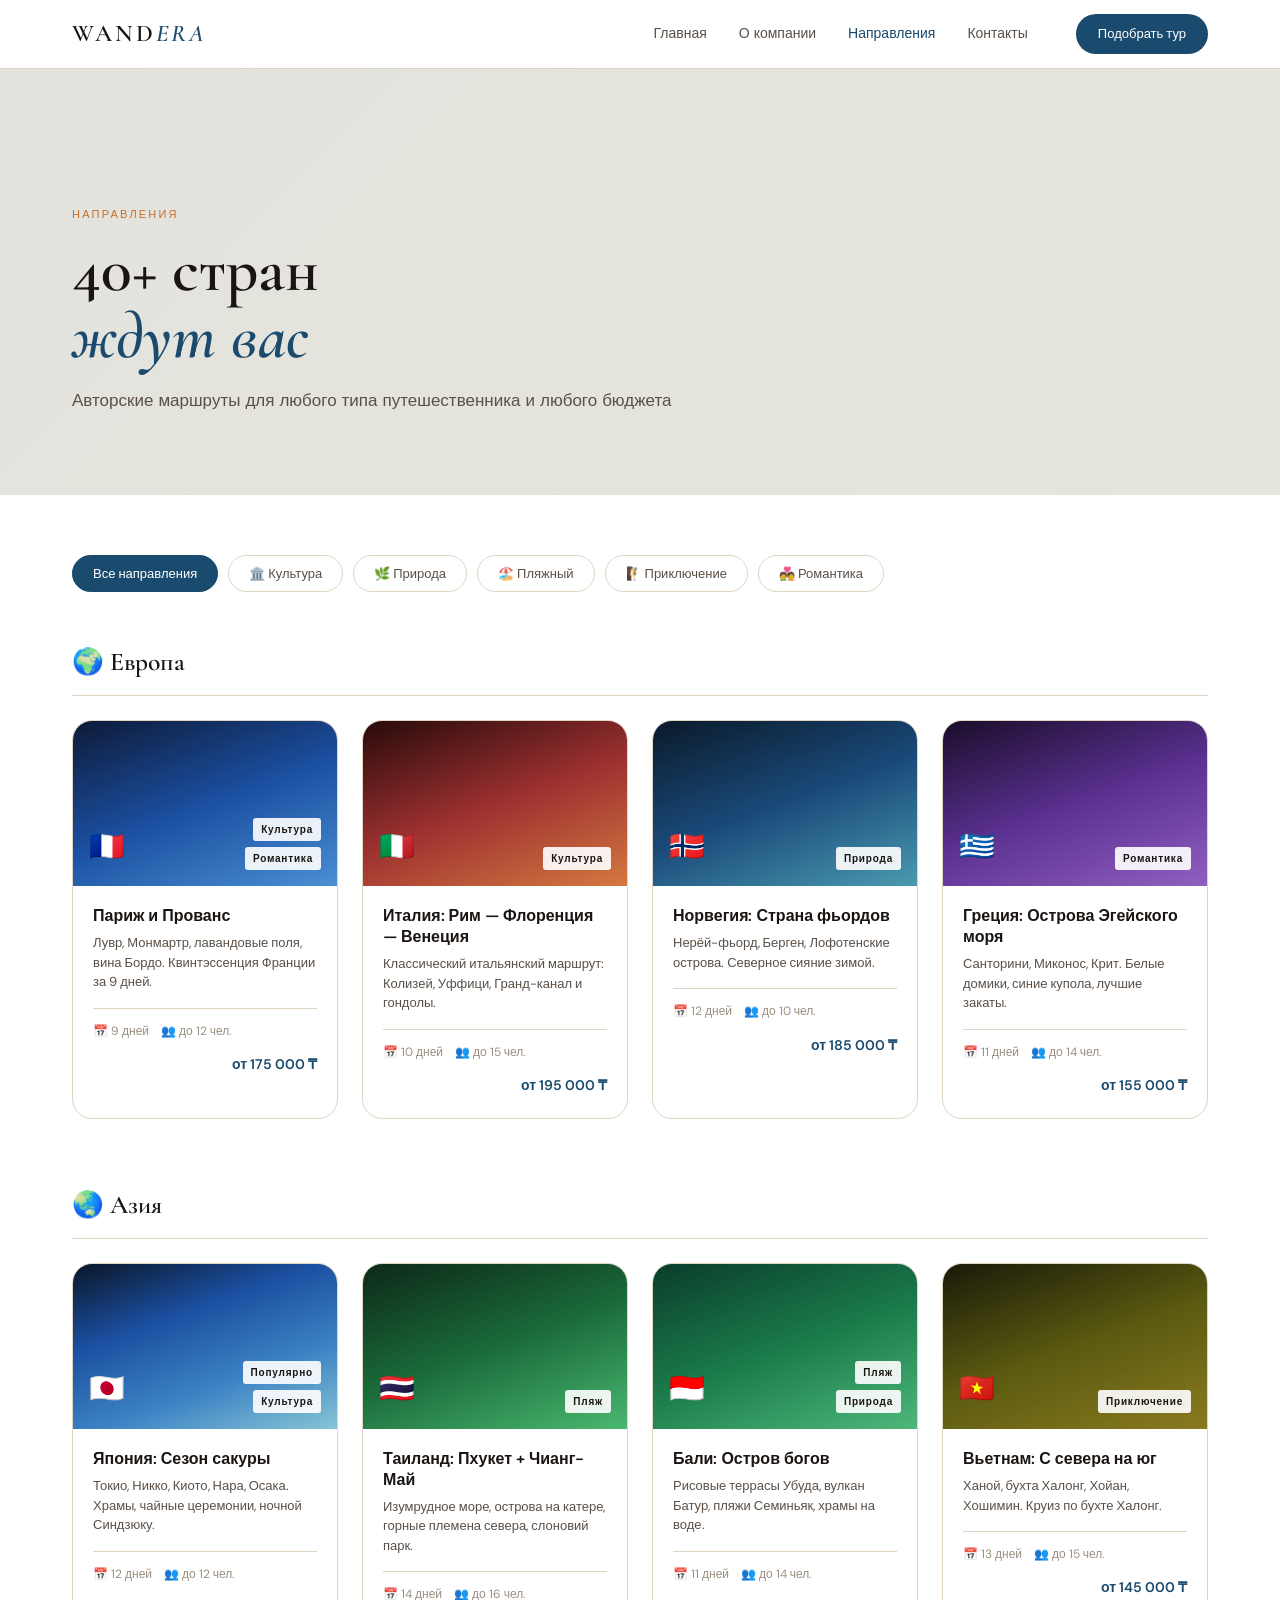
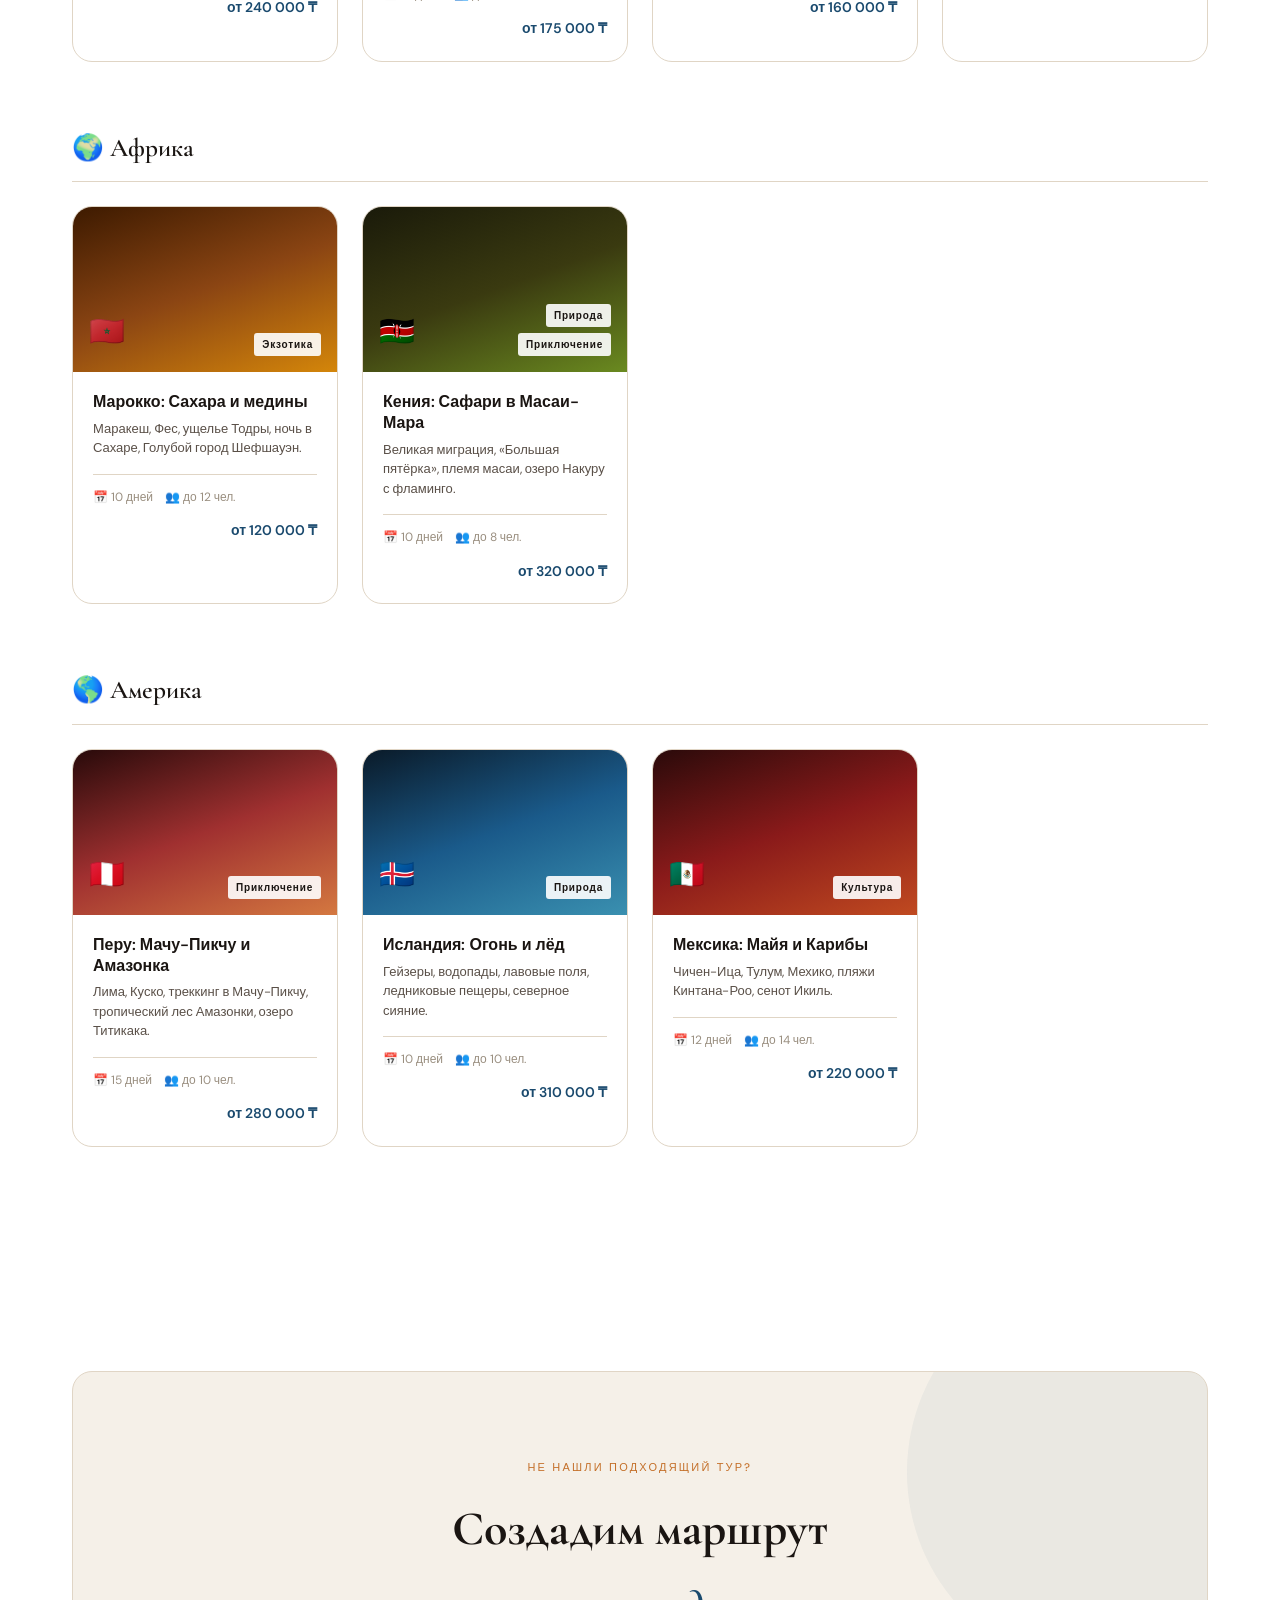
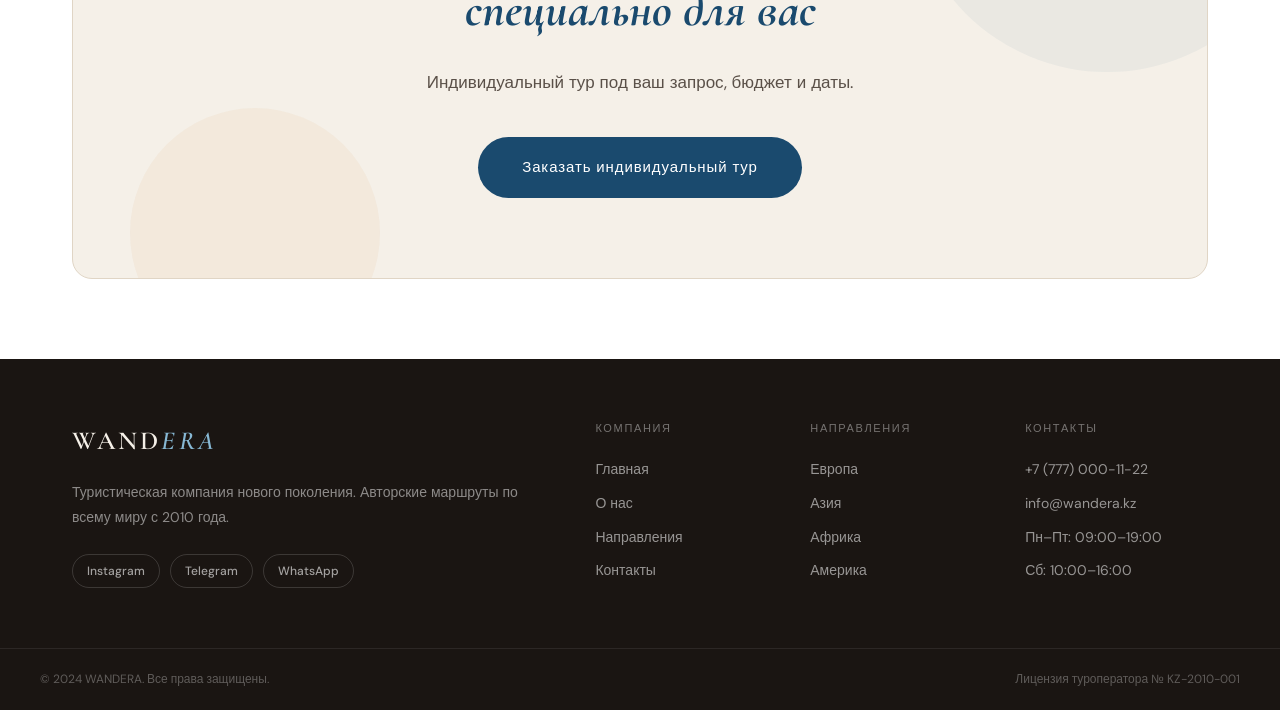
<file: gallery.html>
<!DOCTYPE html>
<html lang="ru">
<head>
<meta charset="UTF-8">
<meta name="viewport" content="width=device-width, initial-scale=1.0">
<title>WANDERA — Направления</title>
<link rel="stylesheet" href="style.css">
<link rel="preconnect" href="https://fonts.googleapis.com">
<link href="https://fonts.googleapis.com/css2?family=Cormorant+Garamond:ital,wght@0,300;0,600;1,300;1,600&family=DM+Sans:wght@300;400;500&display=swap" rel="stylesheet">
</head>
<body>

<header class="site-header">
  <nav class="navbar">
    <a href="index.html" class="logo">WAND<em>ERA</em></a>
    <ul class="nav-links">
      <li><a href="index.html">Главная</a></li>
      <li><a href="about.html">О компании</a></li>
      <li><a href="gallery.html" class="active">Направления</a></li>
      <li><a href="contacts.html">Контакты</a></li>
    </ul>
    <a href="contacts.html" class="nav-cta">Подобрать тур</a>
  </nav>
</header>

<section class="page-hero">
  <div class="page-hero-bg page-hero-bg--gallery"></div>
  <div class="container">
    <div class="page-hero-content">
      <div class="section-tag">Направления</div>
      <h1 class="page-hero-title">40+ стран<br><em>ждут вас</em></h1>
      <p>Авторские маршруты для любого типа путешественника и любого бюджета</p>
    </div>
  </div>
</section>

<!-- ФИЛЬТР -->
<section class="gallery-section">
  <div class="container">

    <div class="gallery-filters">
      <button class="gf-btn active" onclick="filterTours('all', this)">Все направления</button>
      <button class="gf-btn" onclick="filterTours('culture', this)">🏛️ Культура</button>
      <button class="gf-btn" onclick="filterTours('nature', this)">🌿 Природа</button>
      <button class="gf-btn" onclick="filterTours('beach', this)">🏖️ Пляжный</button>
      <button class="gf-btn" onclick="filterTours('adventure', this)">🧗 Приключение</button>
      <button class="gf-btn" onclick="filterTours('romantic', this)">💑 Романтика</button>
    </div>

    <!-- ЕВРОПА -->
    <div class="region-block">
      <h3 class="region-title">🌍 Европа</h3>
      <div class="tours-gallery-grid" id="gallery">

        <div class="tg-card" data-type="culture romantic">
          <div class="tg-img" style="background:linear-gradient(160deg,#0d1a38,#1b4fa0,#4a8fd4)">
            <span class="tg-flag">🇫🇷</span>
            <div class="tg-badges"><span>Культура</span><span>Романтика</span></div>
          </div>
          <div class="tg-body">
            <h4>Париж и Прованс</h4>
            <p>Лувр, Монмартр, лавандовые поля, вина Бордо. Квинтэссенция Франции за 9 дней.</p>
            <div class="tg-meta">
              <span>📅 9 дней</span>
              <span>👥 до 12 чел.</span>
              <span class="tg-price">от 175 000 ₸</span>
            </div>
          </div>
        </div>

        <div class="tg-card" data-type="culture">
          <div class="tg-img" style="background:linear-gradient(160deg,#280a0a,#9c3030,#d47840)">
            <span class="tg-flag">🇮🇹</span>
            <div class="tg-badges"><span>Культура</span></div>
          </div>
          <div class="tg-body">
            <h4>Италия: Рим — Флоренция — Венеция</h4>
            <p>Классический итальянский маршрут: Колизей, Уффици, Гранд-канал и гондолы.</p>
            <div class="tg-meta">
              <span>📅 10 дней</span>
              <span>👥 до 15 чел.</span>
              <span class="tg-price">от 195 000 ₸</span>
            </div>
          </div>
        </div>

        <div class="tg-card" data-type="nature">
          <div class="tg-img" style="background:linear-gradient(160deg,#0a1a2a,#1a4a7a,#4a9ab0)">
            <span class="tg-flag">🇳🇴</span>
            <div class="tg-badges"><span>Природа</span></div>
          </div>
          <div class="tg-body">
            <h4>Норвегия: Страна фьордов</h4>
            <p>Нерёй-фьорд, Берген, Лофотенские острова. Северное сияние зимой.</p>
            <div class="tg-meta">
              <span>📅 12 дней</span>
              <span>👥 до 10 чел.</span>
              <span class="tg-price">от 185 000 ₸</span>
            </div>
          </div>
        </div>

        <div class="tg-card" data-type="culture romantic">
          <div class="tg-img" style="background:linear-gradient(160deg,#1a0d2a,#5a3090,#9060c0)">
            <span class="tg-flag">🇬🇷</span>
            <div class="tg-badges"><span>Романтика</span></div>
          </div>
          <div class="tg-body">
            <h4>Греция: Острова Эгейского моря</h4>
            <p>Санторини, Миконос, Крит. Белые домики, синие купола, лучшие закаты.</p>
            <div class="tg-meta">
              <span>📅 11 дней</span>
              <span>👥 до 14 чел.</span>
              <span class="tg-price">от 155 000 ₸</span>
            </div>
          </div>
        </div>

      </div>
    </div>

    <!-- АЗИЯ -->
    <div class="region-block">
      <h3 class="region-title">🌏 Азия</h3>
      <div class="tours-gallery-grid">

        <div class="tg-card" data-type="culture">
          <div class="tg-img" style="background:linear-gradient(160deg,#0a1628,#1b4fa0,#3b82c4,#87c4d4)">
            <span class="tg-flag">🇯🇵</span>
            <div class="tg-badges"><span>Популярно</span><span>Культура</span></div>
          </div>
          <div class="tg-body">
            <h4>Япония: Сезон сакуры</h4>
            <p>Токио, Никко, Киото, Нара, Осака. Храмы, чайные церемонии, ночной Синдзюку.</p>
            <div class="tg-meta">
              <span>📅 12 дней</span>
              <span>👥 до 12 чел.</span>
              <span class="tg-price">от 240 000 ₸</span>
            </div>
          </div>
        </div>

        <div class="tg-card" data-type="beach">
          <div class="tg-img" style="background:linear-gradient(160deg,#0d2818,#1a6b3a,#4ab870)">
            <span class="tg-flag">🇹🇭</span>
            <div class="tg-badges"><span>Пляж</span></div>
          </div>
          <div class="tg-body">
            <h4>Таиланд: Пхукет + Чианг-Май</h4>
            <p>Изумрудное море, острова на катере, горные племена севера, слоновий парк.</p>
            <div class="tg-meta">
              <span>📅 14 дней</span>
              <span>👥 до 16 чел.</span>
              <span class="tg-price">от 175 000 ₸</span>
            </div>
          </div>
        </div>

        <div class="tg-card" data-type="beach nature">
          <div class="tg-img" style="background:linear-gradient(160deg,#0a3d2b,#1a7a4a,#4db87a)">
            <span class="tg-flag">🇮🇩</span>
            <div class="tg-badges"><span>Пляж</span><span>Природа</span></div>
          </div>
          <div class="tg-body">
            <h4>Бали: Остров богов</h4>
            <p>Рисовые террасы Убуда, вулкан Батур, пляжи Семиньяк, храмы на воде.</p>
            <div class="tg-meta">
              <span>📅 11 дней</span>
              <span>👥 до 14 чел.</span>
              <span class="tg-price">от 160 000 ₸</span>
            </div>
          </div>
        </div>

        <div class="tg-card" data-type="adventure nature">
          <div class="tg-img" style="background:linear-gradient(160deg,#1a1a0a,#5a5a10,#8a7a20)">
            <span class="tg-flag">🇻🇳</span>
            <div class="tg-badges"><span>Приключение</span></div>
          </div>
          <div class="tg-body">
            <h4>Вьетнам: С севера на юг</h4>
            <p>Ханой, бухта Халонг, Хойан, Хошимин. Круиз по бухте Халонг.</p>
            <div class="tg-meta">
              <span>📅 13 дней</span>
              <span>👥 до 15 чел.</span>
              <span class="tg-price">от 145 000 ₸</span>
            </div>
          </div>
        </div>

      </div>
    </div>

    <!-- АФРИКА -->
    <div class="region-block">
      <h3 class="region-title">🌍 Африка</h3>
      <div class="tours-gallery-grid">

        <div class="tg-card" data-type="adventure">
          <div class="tg-img" style="background:linear-gradient(160deg,#3d1a00,#8b4513,#d4860a)">
            <span class="tg-flag">🇲🇦</span>
            <div class="tg-badges"><span>Экзотика</span></div>
          </div>
          <div class="tg-body">
            <h4>Марокко: Сахара и медины</h4>
            <p>Маракеш, Фес, ущелье Тодры, ночь в Сахаре, Голубой город Шефшауэн.</p>
            <div class="tg-meta">
              <span>📅 10 дней</span>
              <span>👥 до 12 чел.</span>
              <span class="tg-price">от 120 000 ₸</span>
            </div>
          </div>
        </div>

        <div class="tg-card" data-type="adventure nature">
          <div class="tg-img" style="background:linear-gradient(160deg,#1a1a0a,#3a3a10,#6a8a20)">
            <span class="tg-flag">🇰🇪</span>
            <div class="tg-badges"><span>Природа</span><span>Приключение</span></div>
          </div>
          <div class="tg-body">
            <h4>Кения: Сафари в Масаи-Мара</h4>
            <p>Великая миграция, «Большая пятёрка», племя масаи, озеро Накуру с фламинго.</p>
            <div class="tg-meta">
              <span>📅 10 дней</span>
              <span>👥 до 8 чел.</span>
              <span class="tg-price">от 320 000 ₸</span>
            </div>
          </div>
        </div>

      </div>
    </div>

    <!-- АМЕРИКА -->
    <div class="region-block">
      <h3 class="region-title">🌎 Америка</h3>
      <div class="tours-gallery-grid">

        <div class="tg-card" data-type="adventure">
          <div class="tg-img" style="background:linear-gradient(160deg,#280a0a,#a03030,#d47840)">
            <span class="tg-flag">🇵🇪</span>
            <div class="tg-badges"><span>Приключение</span></div>
          </div>
          <div class="tg-body">
            <h4>Перу: Мачу-Пикчу и Амазонка</h4>
            <p>Лима, Куско, треккинг в Мачу-Пикчу, тропический лес Амазонки, озеро Титикака.</p>
            <div class="tg-meta">
              <span>📅 15 дней</span>
              <span>👥 до 10 чел.</span>
              <span class="tg-price">от 280 000 ₸</span>
            </div>
          </div>
        </div>

        <div class="tg-card" data-type="nature adventure">
          <div class="tg-img" style="background:linear-gradient(160deg,#0a1a28,#1a5a8a,#3a90b0)">
            <span class="tg-flag">🇮🇸</span>
            <div class="tg-badges"><span>Природа</span></div>
          </div>
          <div class="tg-body">
            <h4>Исландия: Огонь и лёд</h4>
            <p>Гейзеры, водопады, лавовые поля, ледниковые пещеры, северное сияние.</p>
            <div class="tg-meta">
              <span>📅 10 дней</span>
              <span>👥 до 10 чел.</span>
              <span class="tg-price">от 310 000 ₸</span>
            </div>
          </div>
        </div>

        <div class="tg-card" data-type="culture adventure">
          <div class="tg-img" style="background:linear-gradient(160deg,#2a0a0a,#8a1a1a,#c04a20)">
            <span class="tg-flag">🇲🇽</span>
            <div class="tg-badges"><span>Культура</span></div>
          </div>
          <div class="tg-body">
            <h4>Мексика: Майя и Карибы</h4>
            <p>Чичен-Ица, Тулум, Мехико, пляжи Кинтана-Роо, сенот Икиль.</p>
            <div class="tg-meta">
              <span>📅 12 дней</span>
              <span>👥 до 14 чел.</span>
              <span class="tg-price">от 220 000 ₸</span>
            </div>
          </div>
        </div>

      </div>
    </div>

  </div>
</section>

<section class="cta-section">
  <div class="container">
    <div class="cta-box">
      <div class="cta-bg-shapes">
        <div class="cta-shape-1"></div>
        <div class="cta-shape-2"></div>
      </div>
      <div class="cta-content">
        <div class="section-tag">Не нашли подходящий тур?</div>
        <h2>Создадим маршрут<br><em>специально для вас</em></h2>
        <p>Индивидуальный тур под ваш запрос, бюджет и даты.</p>
        <a href="contacts.html" class="btn-primary btn-lg">Заказать индивидуальный тур</a>
      </div>
    </div>
  </div>
</section>

<footer class="site-footer">
  <div class="container footer-inner">
    <div class="footer-brand">
      <a href="index.html" class="logo">WAND<em>ERA</em></a>
      <p>Туристическая компания нового поколения. Авторские маршруты по всему миру с 2010 года.</p>
      <div class="footer-socials">
        <a href="#" class="social-btn">Instagram</a>
        <a href="#" class="social-btn">Telegram</a>
        <a href="#" class="social-btn">WhatsApp</a>
      </div>
    </div>
    <div class="footer-nav">
      <div class="footer-col">
        <h4>Компания</h4>
        <ul>
          <li><a href="index.html">Главная</a></li>
          <li><a href="about.html">О нас</a></li>
          <li><a href="gallery.html">Направления</a></li>
          <li><a href="contacts.html">Контакты</a></li>
        </ul>
      </div>
      <div class="footer-col">
        <h4>Направления</h4>
        <ul>
          <li><a href="gallery.html">Европа</a></li>
          <li><a href="gallery.html">Азия</a></li>
          <li><a href="gallery.html">Африка</a></li>
          <li><a href="gallery.html">Америка</a></li>
        </ul>
      </div>
      <div class="footer-col">
        <h4>Контакты</h4>
        <ul>
          <li>+7 (777) 000-11-22</li>
          <li>info@wandera.kz</li>
          <li>Пн–Пт: 09:00–19:00</li>
          <li>Сб: 10:00–16:00</li>
        </ul>
      </div>
    </div>
  </div>
  <div class="footer-bottom">
    <div class="container footer-bottom-inner">
      <p>© 2024 WANDERA. Все права защищены.</p>
      <p>Лицензия туроператора № KZ-2010-001</p>
    </div>
  </div>
</footer>

<script>
function filterTours(type, btn) {
  document.querySelectorAll('.gf-btn').forEach(b => b.classList.remove('active'));
  btn.classList.add('active');
  document.querySelectorAll('.tg-card').forEach(card => {
    if (type === 'all') {
      card.style.display = '';
    } else {
      const types = card.dataset.type || '';
      card.style.display = types.includes(type) ? '' : 'none';
    }
  });
}
</script>
</body>
</html>
</file>
<file: style.css>
/* ============================================
   WANDERA — Travel Company CSS
   Aesthetic: Editorial · Warm · Immersive
   ============================================ */

*, *::before, *::after { box-sizing: border-box; margin: 0; padding: 0; }

:root {
  --sand:    #f5f0e8;
  --sand2:   #ede5d8;
  --sand3:   #e0d5c5;
  --earth:   #8b6f47;
  --earth-d: #5a4530;
  --ocean:   #1a4a6e;
  --ocean-l: #2e7db0;
  --sky:     #d4e8f5;
  --text:    #1a1512;
  --text2:   #5a5048;
  --text3:   #9a8f80;
  --white:   #ffffff;
  --accent:  #c4702a;
  --green:   #2a7a3a;
  --red:     #c42a2a;
  --radius:  12px;
  --radius-lg: 20px;
}

html { scroll-behavior: smooth; }

body {
  font-family: 'DM Sans', sans-serif;
  background: var(--white);
  color: var(--text);
  font-size: 16px;
  line-height: 1.7;
  overflow-x: hidden;
}

a { color: inherit; text-decoration: none; }

/* ===== TYPOGRAPHY ===== */
h1, h2, h3 { font-family: 'Cormorant Garamond', Georgia, serif; }

.section-title {
  font-size: clamp(2rem, 4vw, 3rem);
  font-weight: 600;
  line-height: 1.1;
  color: var(--text);
  margin-bottom: 1rem;
}
.section-title em { font-style: italic; color: var(--ocean); }

.section-tag {
  display: inline-block;
  font-family: 'DM Sans', sans-serif;
  font-size: 11px;
  font-weight: 500;
  letter-spacing: 0.2em;
  text-transform: uppercase;
  color: var(--accent);
  margin-bottom: 0.75rem;
}

.section-header { margin-bottom: 3rem; }
.section-header.center { text-align: center; }

/* ===== CONTAINER ===== */
.container { max-width: 1200px; margin: 0 auto; padding: 0 2rem; }

/* ===== BUTTONS ===== */
.btn-primary {
  display: inline-block;
  background: var(--ocean);
  color: var(--white);
  font-family: 'DM Sans', sans-serif;
  font-weight: 500;
  font-size: 14px;
  letter-spacing: 0.06em;
  padding: 14px 32px;
  border-radius: 40px;
  border: none;
  cursor: pointer;
  transition: all 0.25s;
}
.btn-primary:hover {
  background: var(--ocean-l);
  transform: translateY(-2px);
  box-shadow: 0 8px 30px rgba(26,74,110,0.3);
}
.btn-primary.btn-lg { padding: 18px 44px; font-size: 15px; }
.btn-primary.btn-full { width: 100%; text-align: center; }

.btn-outline {
  display: inline-block;
  background: transparent;
  color: var(--ocean);
  font-weight: 500;
  font-size: 14px;
  letter-spacing: 0.06em;
  padding: 13px 28px;
  border-radius: 40px;
  border: 2px solid var(--ocean);
  cursor: pointer;
  transition: all 0.25s;
}
.btn-outline:hover { background: var(--ocean); color: var(--white); }

.btn-text {
  font-weight: 500;
  font-size: 15px;
  color: var(--text2);
  transition: color 0.2s;
  display: inline-flex;
  align-items: center;
  gap: 6px;
}
.btn-text span { transition: transform 0.2s; }
.btn-text:hover { color: var(--ocean); }
.btn-text:hover span { transform: translateX(4px); }

/* ===== HEADER ===== */
.site-header {
  position: sticky;
  top: 0;
  z-index: 100;
  background: rgba(255,255,255,0.95);
  backdrop-filter: blur(12px);
  border-bottom: 1px solid var(--sand3);
}

.navbar {
  max-width: 1200px;
  margin: 0 auto;
  padding: 0 2rem;
  height: 68px;
  display: flex;
  align-items: center;
  gap: 2rem;
}

.logo {
  font-family: 'Cormorant Garamond', serif;
  font-size: 24px;
  font-weight: 600;
  letter-spacing: 0.12em;
  color: var(--text);
  text-decoration: none;
}
.logo em { font-style: italic; color: var(--ocean); }

.nav-links {
  display: flex;
  list-style: none;
  margin-left: auto;
  gap: 0;
}
.nav-links a {
  display: block;
  padding: 8px 16px;
  font-size: 14px;
  font-weight: 400;
  color: var(--text2);
  transition: color 0.2s;
}
.nav-links a:hover, .nav-links a.active { color: var(--ocean); }

.nav-cta {
  font-size: 13px;
  font-weight: 500;
  color: var(--white);
  background: var(--ocean);
  padding: 9px 22px;
  border-radius: 30px;
  transition: background 0.2s;
}
.nav-cta:hover { background: var(--ocean-l); }

/* ===== HERO ===== */
.hero {
  min-height: 100vh;
  background: var(--sand);
  position: relative;
  display: flex;
  align-items: center;
  overflow: hidden;
  padding: 80px 0 60px;
}

.hero-bg {
  position: absolute;
  inset: 0;
  pointer-events: none;
}
.hero-horizon {
  position: absolute;
  bottom: 0; left: 0; right: 0;
  height: 60%;
  background: linear-gradient(to top, var(--sand2) 0%, transparent 100%);
}
.floating-shapes { position: absolute; inset: 0; }
.shape {
  position: absolute;
  border-radius: 50%;
  opacity: 0.06;
}
.shape-1 { width: 600px; height: 600px; background: var(--ocean); top: -100px; right: -100px; }
.shape-2 { width: 300px; height: 300px; background: var(--accent); bottom: 100px; right: 200px; }
.shape-3 { width: 200px; height: 200px; background: var(--earth); top: 200px; left: 100px; }

.hero-inner {
  display: grid;
  grid-template-columns: 1fr 1fr;
  align-items: center;
  gap: 4rem;
  position: relative;
  z-index: 1;
}

.hero-eyebrow {
  font-size: 12px;
  font-weight: 500;
  letter-spacing: 0.2em;
  text-transform: uppercase;
  color: var(--accent);
  margin-bottom: 1rem;
  animation: fadeUp 0.7s ease 0.1s both;
}
.hero-title {
  font-size: clamp(2.8rem, 5vw, 4.5rem);
  font-weight: 600;
  line-height: 1.05;
  color: var(--text);
  margin-bottom: 1.5rem;
  animation: fadeUp 0.7s ease 0.2s both;
}
.hero-title em { font-style: italic; color: var(--ocean); }
.hero-desc {
  font-size: 17px;
  color: var(--text2);
  max-width: 460px;
  margin-bottom: 2.5rem;
  line-height: 1.75;
  animation: fadeUp 0.7s ease 0.3s both;
}
.hero-actions {
  display: flex;
  align-items: center;
  gap: 1.5rem;
  animation: fadeUp 0.7s ease 0.4s both;
}

.hero-cards {
  display: flex;
  flex-direction: column;
  gap: 1rem;
  animation: fadeUp 0.8s ease 0.5s both;
}

.dest-card {
  background: var(--white);
  border-radius: var(--radius-lg);
  overflow: hidden;
  display: flex;
  align-items: center;
  gap: 0;
  box-shadow: 0 4px 20px rgba(0,0,0,0.08);
  transition: transform 0.3s, box-shadow 0.3s;
}
.dest-card:hover { transform: translateY(-3px); box-shadow: 0 8px 30px rgba(0,0,0,0.14); }
.dest-card--2 { margin-left: 2rem; }
.dest-card--3 { margin-left: 1rem; }

.dest-card-img {
  width: 80px;
  height: 80px;
  flex-shrink: 0;
  display: flex;
  align-items: center;
  justify-content: center;
  font-size: 2rem;
}
.dest-card-info { padding: 1rem 1.25rem; flex: 1; }
.dest-card-info h4 { font-family: 'Cormorant Garamond', serif; font-size: 18px; font-weight: 600; margin-bottom: 2px; }
.dest-card-info p { font-size: 13px; color: var(--text3); margin-bottom: 4px; }
.dest-price { font-size: 13px; font-weight: 500; color: var(--ocean); }

.hero-scroll-hint {
  position: absolute;
  bottom: 2rem;
  left: 50%;
  transform: translateX(-50%);
  display: flex;
  flex-direction: column;
  align-items: center;
  gap: 8px;
  z-index: 1;
}
.hero-scroll-hint span { font-size: 11px; letter-spacing: 0.15em; text-transform: uppercase; color: var(--text3); }
.scroll-line {
  width: 1px;
  height: 40px;
  background: linear-gradient(to bottom, var(--text3), transparent);
  animation: scrollPulse 2s ease-in-out infinite;
}
@keyframes scrollPulse { 0%,100%{opacity:0.4;transform:scaleY(1)} 50%{opacity:1;transform:scaleY(1.3)} }

/* ===== STATS ===== */
.stats-section {
  background: var(--ocean);
  padding: 40px 0;
}
.stats-row {
  display: flex;
  align-items: center;
  justify-content: center;
  gap: 3rem;
  flex-wrap: wrap;
}
.stat-item { text-align: center; }
.stat-num {
  display: block;
  font-family: 'Cormorant Garamond', serif;
  font-size: 2.5rem;
  font-weight: 600;
  color: var(--white);
  line-height: 1;
}
.stat-label { font-size: 13px; color: rgba(255,255,255,0.6); text-transform: uppercase; letter-spacing: 0.1em; margin-top: 4px; display: block; }
.stat-div { width: 1px; height: 40px; background: rgba(255,255,255,0.2); }

/* ===== DESTINATIONS ===== */
.destinations-section { padding: 100px 0; background: var(--white); }

.destinations-grid {
  display: grid;
  grid-template-columns: 1.5fr 1fr 1fr 1fr;
  gap: 1.5rem;
}

.tour-card {
  border-radius: var(--radius-lg);
  overflow: hidden;
  background: var(--white);
  border: 1px solid var(--sand3);
  transition: transform 0.3s, box-shadow 0.3s;
  display: flex;
  flex-direction: column;
}
.tour-card:hover { transform: translateY(-5px); box-shadow: 0 15px 40px rgba(0,0,0,0.12); }

.tour-img {
  width: 100%;
  aspect-ratio: 4/3;
  display: flex;
  align-items: flex-start;
  justify-content: flex-end;
  padding: 1rem;
  position: relative;
}
.tour-card--featured .tour-img { aspect-ratio: 3/4; align-items: flex-end; justify-content: flex-start; }

.tour-flag { font-size: 1.8rem; }
.tour-body { padding: 1.25rem; flex: 1; display: flex; flex-direction: column; }
.tour-tags { display: flex; gap: 6px; flex-wrap: wrap; margin-bottom: 8px; }
.tour-tags span {
  font-size: 10px;
  font-weight: 600;
  letter-spacing: 0.1em;
  text-transform: uppercase;
  background: var(--sky);
  color: var(--ocean);
  padding: 3px 8px;
  border-radius: 3px;
}
.tour-card h3 { font-size: 17px; font-weight: 600; margin-bottom: 6px; line-height: 1.3; }
.tour-card p { font-size: 13px; color: var(--text2); flex: 1; margin-bottom: 1rem; }
.tour-footer { display: flex; align-items: center; justify-content: space-between; padding-top: 0.75rem; border-top: 1px solid var(--sand3); }
.tour-duration { font-size: 12px; color: var(--text3); }
.tour-price { font-size: 14px; font-weight: 500; color: var(--ocean); }

.section-cta { text-align: center; margin-top: 3rem; }

/* ===== TABLE SECTION ===== */
.table-section { padding: 100px 0; background: var(--sand); }

.table-wrap {
  overflow-x: auto;
  border: 1px solid var(--sand3);
  border-radius: var(--radius-lg);
  background: var(--white);
}
.tours-table { width: 100%; border-collapse: collapse; font-size: 14px; min-width: 700px; }
.tours-table thead tr { background: var(--sand2); border-bottom: 1px solid var(--sand3); }
.tours-table th {
  padding: 14px 20px;
  text-align: left;
  font-size: 11px;
  font-weight: 500;
  letter-spacing: 0.12em;
  text-transform: uppercase;
  color: var(--text3);
}
.tours-table td { padding: 14px 20px; border-bottom: 1px solid var(--sand); color: var(--text2); vertical-align: middle; }
.tours-table td:first-child { color: var(--text); font-weight: 500; }
.tours-table tbody tr:hover td { background: var(--sand); }
.tours-table tbody tr:last-child td { border-bottom: none; }

.flag { font-size: 1.1rem; margin-right: 6px; }
.price-cell { font-weight: 600; color: var(--ocean) !important; }

.badge {
  font-size: 10px;
  font-weight: 600;
  letter-spacing: 0.08em;
  padding: 3px 8px;
  border-radius: 3px;
  text-transform: uppercase;
}
.badge-culture { background: #e8f0fb; color: var(--ocean); }
.badge-adventure { background: #fde8d8; color: var(--accent); }
.badge-nature { background: #e4f5e8; color: var(--green); }
.badge-beach { background: #d4e8f5; color: #1a6a8e; }

.seats-badge {
  font-size: 12px;
  font-weight: 500;
  padding: 4px 10px;
  border-radius: 20px;
}
.seats-ok { background: #e4f5e8; color: var(--green); }
.seats-few { background: #fff3e0; color: #e65100; }
.seats-full { background: #fce8e8; color: var(--red); }

/* ===== WHY SECTION ===== */
.why-section { padding: 100px 0; background: var(--white); }
.why-grid { display: grid; grid-template-columns: 1fr 1.3fr; gap: 5rem; align-items: center; }

.why-img-stack { position: relative; }
.why-img {
  border-radius: var(--radius-lg);
  width: 80%;
  aspect-ratio: 4/3;
  display: flex;
  align-items: center;
  justify-content: center;
  font-size: 3rem;
}
.why-img-1 { margin-left: auto; }
.why-img-2 {
  position: absolute;
  bottom: -30px;
  left: -10px;
  width: 55%;
  aspect-ratio: 1/1;
  border: 4px solid var(--white);
  box-shadow: 0 8px 30px rgba(0,0,0,0.15);
}
.why-badge-float {
  position: absolute;
  top: -20px;
  left: 60%;
  background: var(--ocean);
  color: var(--white);
  padding: 10px 20px;
  border-radius: 40px;
  text-align: center;
  box-shadow: 0 8px 20px rgba(26,74,110,0.3);
}
.why-badge-num { display: block; font-family: 'Cormorant Garamond', serif; font-size: 1.6rem; font-weight: 600; line-height: 1; }
.why-badge-txt { font-size: 11px; opacity: 0.8; }

.why-list { list-style: none; display: flex; flex-direction: column; gap: 1.75rem; margin-top: 2rem; }
.why-list li { display: flex; gap: 1.25rem; align-items: flex-start; }
.why-icon { font-size: 1.5rem; flex-shrink: 0; margin-top: 2px; }
.why-list strong { display: block; font-family: 'Cormorant Garamond', serif; font-size: 1.2rem; font-weight: 600; margin-bottom: 4px; }
.why-list p { font-size: 14px; color: var(--text2); margin: 0; line-height: 1.6; }

/* ===== REVIEWS ===== */
.reviews-section { padding: 100px 0; background: var(--sand); }
.reviews-grid { display: grid; grid-template-columns: repeat(3, 1fr); gap: 1.5rem; }

.review-card {
  background: var(--white);
  border-radius: var(--radius-lg);
  padding: 2rem;
  border: 1px solid var(--sand3);
  transition: box-shadow 0.3s;
}
.review-card:hover { box-shadow: 0 8px 30px rgba(0,0,0,0.08); }
.review-card--accent {
  background: var(--ocean);
  border-color: var(--ocean);
  color: var(--white);
}
.review-stars { font-size: 1rem; color: #f0a500; margin-bottom: 1rem; }
.review-card--accent .review-stars { color: #ffd86e; }
.review-text { font-size: 15px; color: var(--text2); line-height: 1.7; font-style: italic; margin-bottom: 1.5rem; }
.review-card--accent .review-text { color: rgba(255,255,255,0.85); }
.review-author { display: flex; align-items: center; gap: 12px; }
.review-avatar {
  width: 44px; height: 44px;
  border-radius: 50%;
  background: var(--sand2);
  display: flex; align-items: center; justify-content: center;
  font-size: 14px;
  font-weight: 500;
  color: var(--text2);
  flex-shrink: 0;
}
.review-card--accent .review-avatar { background: rgba(255,255,255,0.2); color: var(--white); }
.review-author strong { display: block; font-size: 15px; }
.review-author span { font-size: 12px; color: var(--text3); }
.review-card--accent .review-author span { color: rgba(255,255,255,0.6); }

/* ===== CTA SECTION ===== */
.cta-section { padding: 60px 0 80px; }
.cta-box {
  background: var(--sand);
  border-radius: var(--radius-lg);
  padding: 5rem 4rem;
  position: relative;
  overflow: hidden;
  text-align: center;
  border: 1px solid var(--sand3);
}
.cta-bg-shapes { position: absolute; inset: 0; pointer-events: none; }
.cta-shape-1 {
  position: absolute;
  width: 400px; height: 400px;
  background: rgba(26,74,110,0.05);
  border-radius: 50%;
  top: -100px; right: -100px;
}
.cta-shape-2 {
  position: absolute;
  width: 250px; height: 250px;
  background: rgba(196,112,42,0.06);
  border-radius: 50%;
  bottom: -80px; left: 5%;
}
.cta-content { position: relative; z-index: 1; }
.cta-content h2 { font-size: clamp(2rem, 4vw, 3rem); margin-bottom: 1rem; }
.cta-content h2 em { font-style: italic; color: var(--ocean); }
.cta-content p { font-size: 17px; color: var(--text2); max-width: 520px; margin: 0 auto 2.5rem; }

/* ===== FOOTER ===== */
.site-footer { background: var(--text); padding-top: 60px; }

.footer-inner {
  display: grid;
  grid-template-columns: 1.5fr 2fr;
  gap: 4rem;
  padding-bottom: 60px;
}
.footer-brand .logo { color: var(--sand); display: block; margin-bottom: 1rem; font-size: 26px; }
.footer-brand .logo em { color: #87b8d4; }
.footer-brand p { font-size: 14px; color: rgba(255,255,255,0.5); line-height: 1.8; margin-bottom: 1.5rem; }

.footer-socials { display: flex; gap: 10px; flex-wrap: wrap; }
.social-btn {
  font-size: 12px;
  font-weight: 500;
  color: rgba(255,255,255,0.6);
  border: 1px solid rgba(255,255,255,0.15);
  padding: 6px 14px;
  border-radius: 20px;
  transition: all 0.2s;
}
.social-btn:hover { color: var(--sand); border-color: rgba(255,255,255,0.4); }

.footer-nav { display: grid; grid-template-columns: repeat(3, 1fr); gap: 2rem; }
.footer-col h4 { font-size: 11px; font-weight: 500; letter-spacing: 0.15em; text-transform: uppercase; color: rgba(255,255,255,0.4); margin-bottom: 1.25rem; }
.footer-col ul { list-style: none; display: flex; flex-direction: column; gap: 10px; }
.footer-col li { font-size: 14px; color: rgba(255,255,255,0.55); }
.footer-col a { color: rgba(255,255,255,0.55); transition: color 0.2s; }
.footer-col a:hover { color: var(--sand); }

.footer-bottom { border-top: 1px solid rgba(255,255,255,0.08); }
.footer-bottom-inner {
  display: flex;
  justify-content: space-between;
  padding: 20px 0;
  flex-wrap: wrap;
  gap: 0.5rem;
}
.footer-bottom p { font-size: 12px; color: rgba(255,255,255,0.3); }

/* ===== PAGE HERO ===== */
.page-hero {
  padding: 130px 0 80px;
  position: relative;
  overflow: hidden;
  background: var(--sand);
}
.page-hero-bg {
  position: absolute; inset: 0;
  opacity: 0.08;
}
.page-hero-bg--about { background: linear-gradient(135deg, var(--ocean), var(--accent)); }
.page-hero-bg--gallery { background: linear-gradient(135deg, var(--ocean), #2a6a3a); }
.page-hero-bg--contacts { background: linear-gradient(135deg, var(--accent), var(--ocean)); }

.page-hero-content { position: relative; z-index: 1; max-width: 650px; }
.page-hero-title {
  font-family: 'Cormorant Garamond', serif;
  font-size: clamp(2.8rem, 5vw, 4.5rem);
  font-weight: 600;
  line-height: 1.05;
  margin-bottom: 1rem;
}
.page-hero-title em { font-style: italic; color: var(--ocean); }
.page-hero-content > p { font-size: 17px; color: var(--text2); }

/* ===== ABOUT PAGE ===== */
.story-section { padding: 100px 0; }
.story-grid { display: grid; grid-template-columns: 1.4fr 1fr; gap: 5rem; align-items: start; }
.story-text p { color: var(--text2); margin-bottom: 1.25rem; font-size: 16px; line-height: 1.8; }

.story-timeline { display: flex; flex-direction: column; gap: 0; }
.timeline-item {
  display: flex;
  gap: 1.5rem;
  padding-bottom: 2rem;
  position: relative;
}
.timeline-item::before {
  content: '';
  position: absolute;
  left: 40px;
  top: 28px;
  bottom: 0;
  width: 1px;
  background: var(--sand3);
}
.timeline-item:last-child::before { display: none; }
.tl-year {
  font-family: 'Cormorant Garamond', serif;
  font-size: 1rem;
  font-weight: 600;
  color: var(--white);
  background: var(--ocean);
  width: 56px;
  height: 28px;
  display: flex;
  align-items: center;
  justify-content: center;
  border-radius: 4px;
  flex-shrink: 0;
  font-size: 13px;
}
.tl-content h4 { font-size: 16px; font-weight: 600; margin-bottom: 4px; }
.tl-content p { font-size: 14px; color: var(--text2); }

.team-section { padding: 100px 0; background: var(--sand); }
.team-grid { display: grid; grid-template-columns: repeat(4, 1fr); gap: 1.5rem; }

.team-card {
  background: var(--white);
  border-radius: var(--radius-lg);
  padding: 2rem 1.5rem;
  border: 1px solid var(--sand3);
  transition: box-shadow 0.3s;
}
.team-card:hover { box-shadow: 0 8px 30px rgba(0,0,0,0.08); }
.team-avatar-wrap { position: relative; margin-bottom: 1.25rem; }
.team-avatar {
  width: 64px; height: 64px;
  border-radius: 50%;
  display: flex; align-items: center; justify-content: center;
  font-family: 'Cormorant Garamond', serif;
  font-size: 20px;
  font-weight: 600;
  color: var(--white);
}
.team-countries {
  position: absolute;
  top: -4px;
  left: 48px;
  background: var(--accent);
  color: var(--white);
  font-size: 10px;
  font-weight: 600;
  padding: 3px 8px;
  border-radius: 10px;
}
.team-card h3 { font-size: 18px; font-weight: 600; margin-bottom: 4px; }
.team-role { font-size: 12px; text-transform: uppercase; letter-spacing: 0.1em; color: var(--ocean); font-weight: 500; margin-bottom: 10px; }
.team-card p { font-size: 13px; color: var(--text2); line-height: 1.6; margin-bottom: 0.75rem; }
.team-fav { font-size: 12px; color: var(--text3); }
.team-fav strong { color: var(--accent); }

.values-section { padding: 100px 0; }
.values-grid { display: grid; grid-template-columns: repeat(4, 1fr); gap: 1.5rem; }
.value-card {
  padding: 2rem;
  border: 1px solid var(--sand3);
  border-radius: var(--radius-lg);
  transition: border-color 0.2s, box-shadow 0.2s;
}
.value-card:hover { border-color: var(--ocean); box-shadow: 0 4px 20px rgba(26,74,110,0.1); }
.value-icon { font-size: 2rem; margin-bottom: 1rem; display: block; }
.value-card h3 { font-size: 18px; font-weight: 600; margin-bottom: 0.75rem; }
.value-card p { font-size: 14px; color: var(--text2); line-height: 1.7; }

.licenses-section { padding: 60px 0; background: var(--sand); }
.licenses-grid { display: grid; grid-template-columns: repeat(4, 1fr); gap: 1.5rem; }
.license-item {
  background: var(--white);
  border-radius: var(--radius);
  padding: 1.75rem;
  text-align: center;
  border: 1px solid var(--sand3);
}
.license-icon { font-size: 2rem; margin-bottom: 0.75rem; display: block; }
.license-item h4 { font-size: 15px; font-weight: 600; margin-bottom: 6px; }
.license-item p { font-size: 13px; color: var(--text3); line-height: 1.5; }

/* ===== GALLERY PAGE ===== */
.gallery-section { padding: 60px 0 100px; }

.gallery-filters { display: flex; gap: 10px; flex-wrap: wrap; margin-bottom: 3rem; }
.gf-btn {
  padding: 9px 20px;
  font-family: 'DM Sans', sans-serif;
  font-size: 13px;
  font-weight: 400;
  background: transparent;
  border: 1.5px solid var(--sand3);
  border-radius: 30px;
  color: var(--text2);
  cursor: pointer;
  transition: all 0.2s;
}
.gf-btn:hover { border-color: var(--ocean); color: var(--ocean); }
.gf-btn.active { background: var(--ocean); border-color: var(--ocean); color: var(--white); }

.region-block { margin-bottom: 4rem; }
.region-title {
  font-family: 'Cormorant Garamond', serif;
  font-size: 1.6rem;
  font-weight: 600;
  margin-bottom: 1.5rem;
  padding-bottom: 0.75rem;
  border-bottom: 1px solid var(--sand3);
}

.tours-gallery-grid {
  display: grid;
  grid-template-columns: repeat(4, 1fr);
  gap: 1.5rem;
}
.tg-card {
  background: var(--white);
  border-radius: var(--radius-lg);
  overflow: hidden;
  border: 1px solid var(--sand3);
  transition: transform 0.3s, box-shadow 0.3s;
}
.tg-card:hover { transform: translateY(-5px); box-shadow: 0 12px 35px rgba(0,0,0,0.12); }
.tg-img {
  width: 100%;
  aspect-ratio: 16/10;
  display: flex;
  align-items: flex-end;
  justify-content: space-between;
  padding: 1rem;
}
.tg-flag { font-size: 1.8rem; }
.tg-badges { display: flex; gap: 6px; flex-direction: column; align-items: flex-end; }
.tg-badges span {
  font-size: 10px;
  font-weight: 600;
  letter-spacing: 0.08em;
  background: rgba(255,255,255,0.9);
  color: var(--text);
  padding: 3px 8px;
  border-radius: 3px;
}
.tg-body { padding: 1.25rem; }
.tg-body h4 { font-size: 16px; font-weight: 600; margin-bottom: 6px; line-height: 1.3; }
.tg-body p { font-size: 13px; color: var(--text2); margin-bottom: 1rem; line-height: 1.5; }
.tg-meta {
  display: flex;
  align-items: center;
  gap: 12px;
  flex-wrap: wrap;
  padding-top: 0.75rem;
  border-top: 1px solid var(--sand3);
  font-size: 12px;
  color: var(--text3);
}
.tg-price { margin-left: auto; font-size: 14px; font-weight: 600; color: var(--ocean) !important; }

/* ===== CONTACTS PAGE ===== */
.contacts-main { padding: 80px 0; }
.contacts-grid { display: grid; grid-template-columns: 1.3fr 1fr; gap: 5rem; align-items: start; }

.contact-form-block { }
.booking-form { display: flex; flex-direction: column; gap: 16px; }
.form-row { display: grid; grid-template-columns: 1fr 1fr; gap: 16px; }
.form-group { display: flex; flex-direction: column; gap: 6px; }
.form-group label { font-size: 12px; font-weight: 500; text-transform: uppercase; letter-spacing: 0.1em; color: var(--text3); }

.form-group input,
.form-group select,
.form-group textarea {
  background: var(--sand);
  border: 1.5px solid var(--sand3);
  border-radius: 8px;
  color: var(--text);
  font-family: 'DM Sans', sans-serif;
  font-size: 15px;
  padding: 12px 16px;
  transition: border-color 0.2s;
  outline: none;
  -webkit-appearance: none;
}
.form-group input:focus,
.form-group select:focus,
.form-group textarea:focus { border-color: var(--ocean); background: var(--white); }
.form-group input::placeholder,
.form-group textarea::placeholder { color: var(--text3); }
.form-group select { cursor: pointer; }
.form-group textarea { resize: vertical; min-height: 90px; }

.form-msg { font-size: 14px; text-align: center; min-height: 20px; }
.form-msg--success { color: var(--green); }
.form-msg--error { color: var(--red); }

.contacts-info-col h2 { margin-bottom: 2rem; }
.cinfo-card {
  display: flex;
  gap: 1rem;
  align-items: flex-start;
  padding: 1.25rem 0;
  border-bottom: 1px solid var(--sand3);
}
.cinfo-card:last-of-type { border-bottom: none; }
.cinfo-icon { font-size: 1.5rem; flex-shrink: 0; margin-top: 2px; }
.cinfo-card h4 { font-size: 12px; font-weight: 500; text-transform: uppercase; letter-spacing: 0.1em; color: var(--text3); margin-bottom: 6px; }
.cinfo-card p { font-size: 15px; color: var(--text); margin-bottom: 2px; }
.cinfo-card a { color: var(--text); transition: color 0.2s; }
.cinfo-card a:hover { color: var(--ocean); }

.messenger-links { display: flex; gap: 8px; flex-wrap: wrap; margin-top: 4px; }
.msg-btn {
  font-size: 12px;
  font-weight: 500;
  padding: 6px 14px;
  border: 1.5px solid var(--sand3);
  border-radius: 20px;
  color: var(--ocean);
  transition: all 0.2s;
}
.msg-btn:hover { background: var(--ocean); color: var(--white); border-color: var(--ocean); }

.quick-call-block { margin-top: 2rem; padding: 1.5rem; background: var(--sand); border-radius: var(--radius); text-align: center; }
.quick-call-block p { font-size: 14px; color: var(--text2); margin-bottom: 1rem; }

.faq-section { padding: 80px 0; background: var(--sand); }
.faq-grid { max-width: 780px; margin: 0 auto; }
.faq-item { border-bottom: 1px solid var(--sand3); cursor: pointer; }
.faq-q {
  display: flex;
  justify-content: space-between;
  align-items: center;
  padding: 1.25rem 0;
  font-size: 16px;
  font-weight: 400;
  color: var(--text);
  transition: color 0.2s;
}
.faq-item:hover .faq-q, .faq-item.open .faq-q { color: var(--ocean); }
.faq-arr { font-size: 22px; color: var(--ocean); flex-shrink: 0; margin-left: 1rem; }
.faq-a { font-size: 15px; color: var(--text2); line-height: 1.7; padding: 0 0 1.25rem; display: none; }
.faq-item.open .faq-a { display: block; }

.office-section { padding: 80px 0; }
.office-grid { display: grid; grid-template-columns: 1.5fr 1fr; gap: 3rem; align-items: start; }
.map-placeholder {
  background: var(--sand);
  border: 1px solid var(--sand3);
  border-radius: var(--radius-lg);
  min-height: 300px;
  display: flex;
  align-items: center;
  justify-content: center;
  text-align: center;
  padding: 3rem;
}
.map-inner-content h3 { font-size: 1.4rem; margin-bottom: 0.5rem; }
.map-inner-content p { color: var(--text2); font-size: 14px; margin-bottom: 4px; }
.office-info h3 { font-size: 1.5rem; margin-bottom: 1.5rem; }
.directions-list { list-style: none; display: flex; flex-direction: column; gap: 1.5rem; }
.directions-list li { display: flex; gap: 1rem; }
.dir-icon { font-size: 1.4rem; flex-shrink: 0; }
.directions-list strong { display: block; margin-bottom: 4px; }
.directions-list p { font-size: 14px; color: var(--text2); margin: 0; }

/* ===== ANIMATIONS ===== */
@keyframes fadeUp {
  from { opacity: 0; transform: translateY(24px); }
  to { opacity: 1; transform: translateY(0); }
}

/* ===== RESPONSIVE ===== */
@media (max-width: 1100px) {
  .destinations-grid { grid-template-columns: 1fr 1fr; }
  .values-grid { grid-template-columns: 1fr 1fr; }
  .licenses-grid { grid-template-columns: 1fr 1fr; }
  .team-grid { grid-template-columns: 1fr 1fr; }
  .tours-gallery-grid { grid-template-columns: 1fr 1fr; }
}

@media (max-width: 900px) {
  .hero-inner { grid-template-columns: 1fr; }
  .hero-cards { display: none; }
  .why-grid { grid-template-columns: 1fr; }
  .why-img-stack { display: none; }
  .story-grid { grid-template-columns: 1fr; }
  .contacts-grid { grid-template-columns: 1fr; gap: 3rem; }
  .office-grid { grid-template-columns: 1fr; }
}

@media (max-width: 768px) {
  .nav-links { display: none; }
  .section-title { font-size: 2rem; }
  .reviews-grid { grid-template-columns: 1fr; }
  .stats-row { gap: 1.5rem; }
  .stat-div { display: none; }
  .footer-inner { grid-template-columns: 1fr; gap: 2rem; }
  .footer-nav { grid-template-columns: 1fr 1fr; }
  .destinations-grid { grid-template-columns: 1fr 1fr; }
  .team-grid { grid-template-columns: 1fr 1fr; }
  .values-grid { grid-template-columns: 1fr 1fr; }
  .licenses-grid { grid-template-columns: 1fr 1fr; }
  .tours-gallery-grid { grid-template-columns: 1fr 1fr; }
  .form-row { grid-template-columns: 1fr; }
  .cta-box { padding: 3rem 2rem; }
}

@media (max-width: 480px) {
  .destinations-grid { grid-template-columns: 1fr; }
  .team-grid { grid-template-columns: 1fr; }
  .values-grid { grid-template-columns: 1fr; }
  .tours-gallery-grid { grid-template-columns: 1fr; }
  .navbar { padding: 0 1rem; }
  .hero-title { font-size: 2.4rem; }
}
</file>
